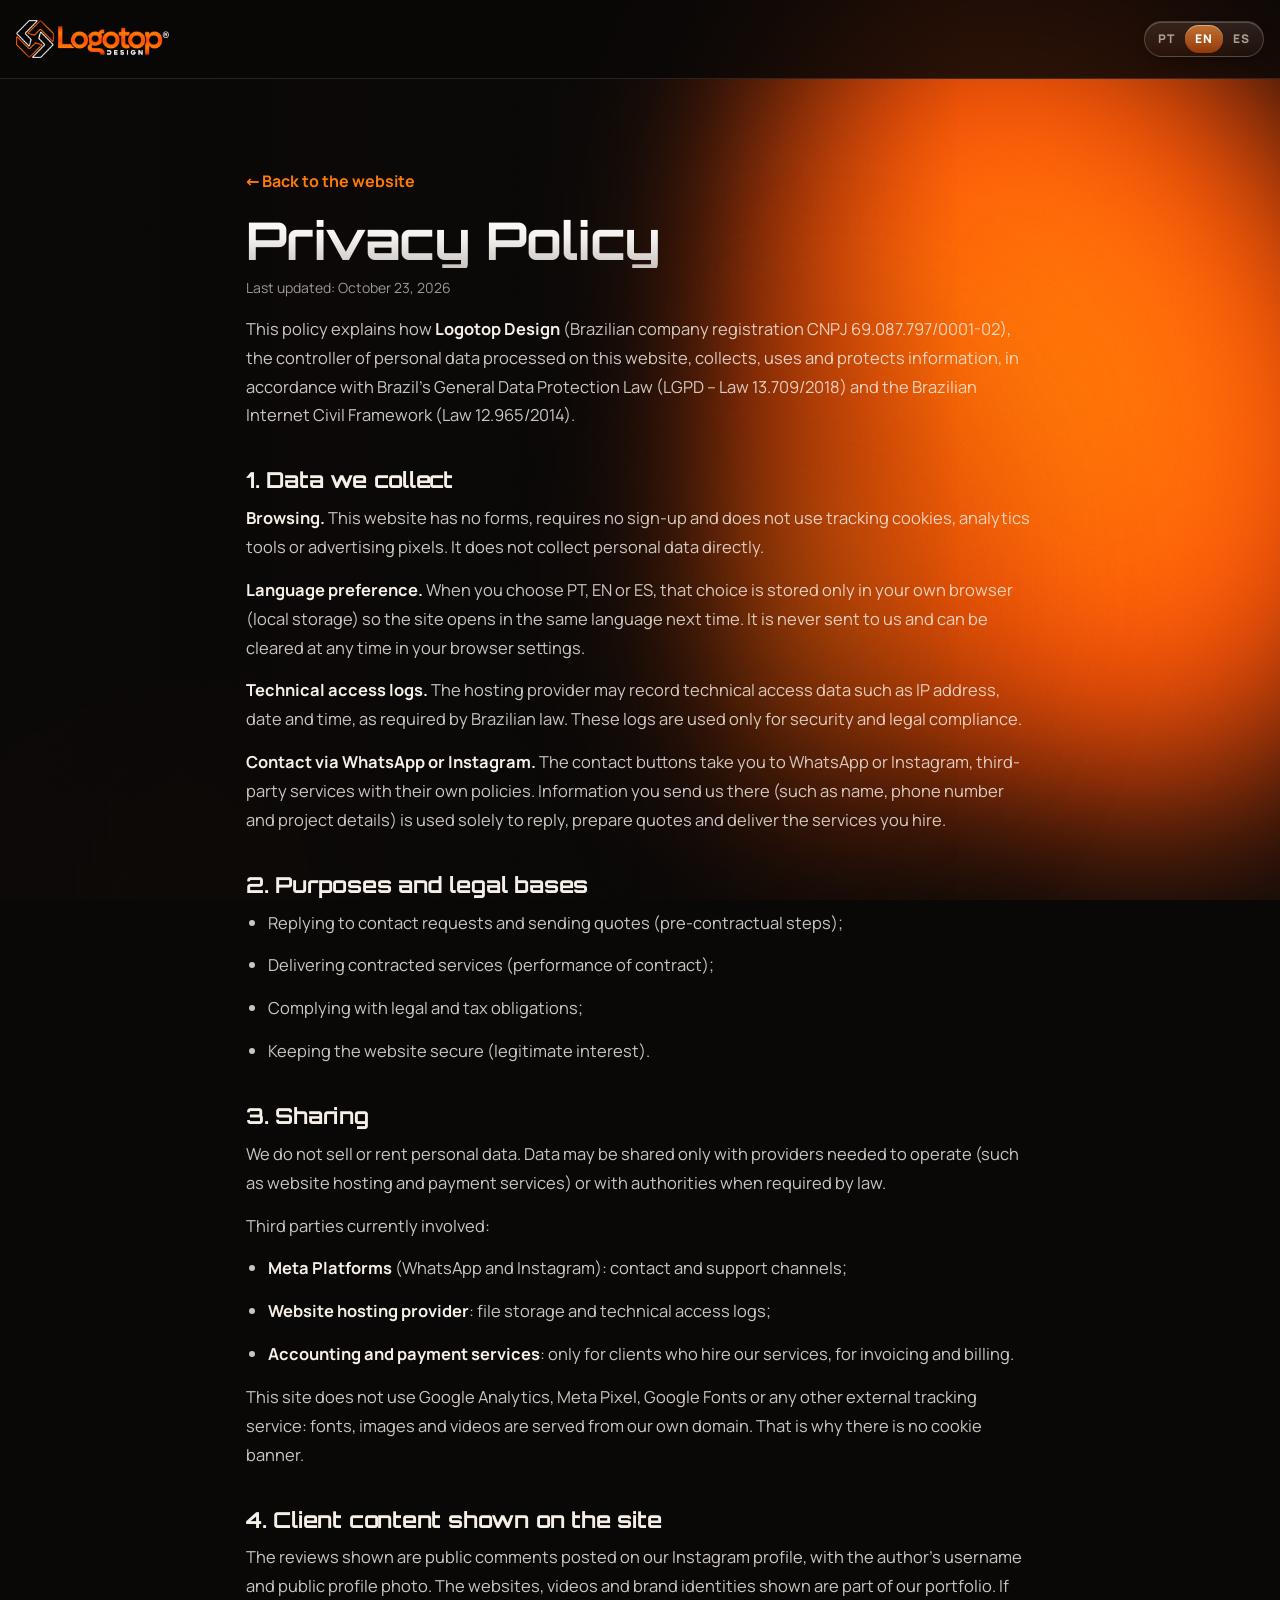
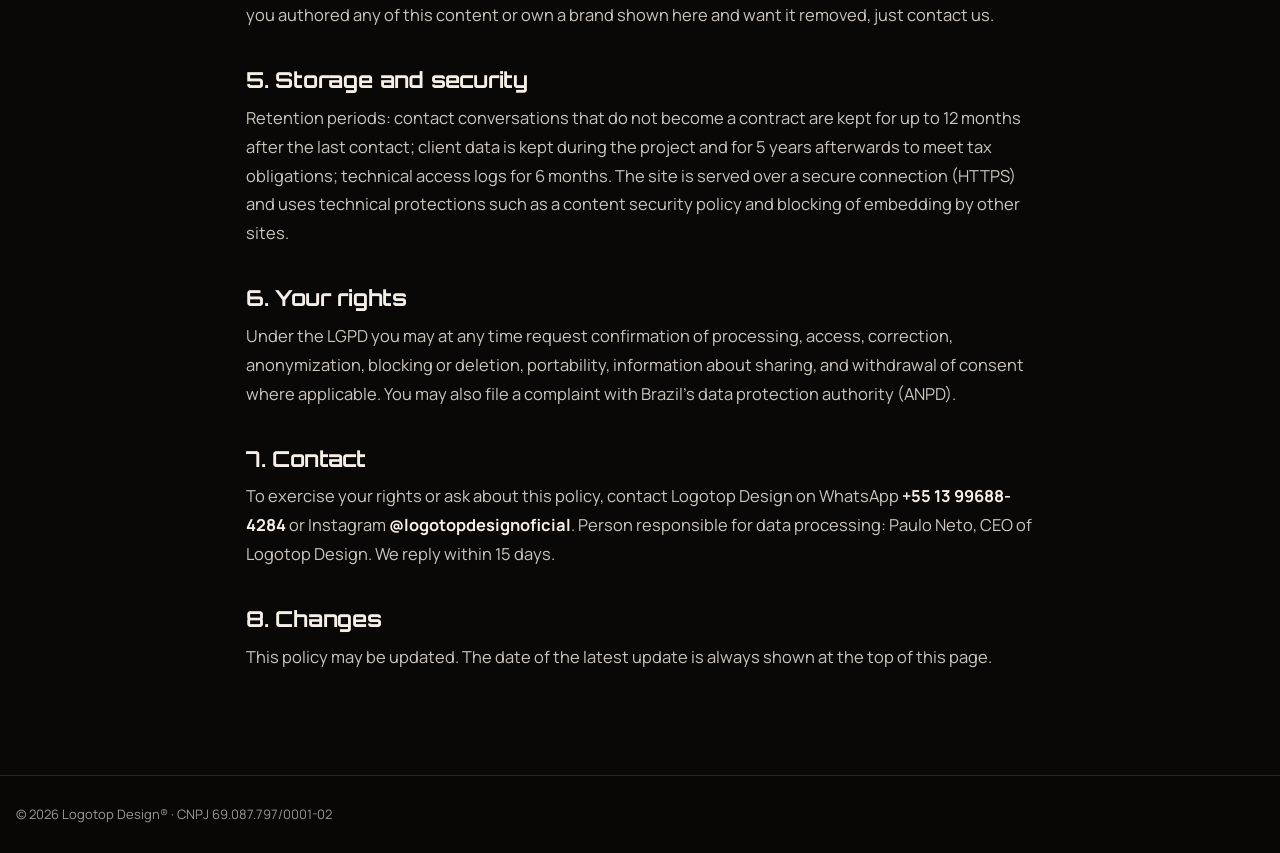
<file: politica-de-privacidade.html>
<!doctype html>
<html lang="pt-BR">
<head>
<meta charset="utf-8">
<meta name="viewport" content="width=device-width, initial-scale=1, viewport-fit=cover">
<meta http-equiv="Content-Security-Policy" content="default-src 'self'; script-src 'self'; style-src 'self'; img-src 'self' data:; media-src 'self'; font-src 'self'; connect-src 'self'; object-src 'none'; base-uri 'self'; form-action 'none'; manifest-src 'self'; upgrade-insecure-requests">
<meta name="referrer" content="strict-origin-when-cross-origin">
<title>Política de Privacidade | Logotop Design</title>
<meta name="description" content="Como a Logotop Design trata dados pessoais, conforme a LGPD.">
<meta name="theme-color" content="#0a0807">
<meta name="color-scheme" content="dark">
<link rel="icon" type="image/png" sizes="32x32" href="favicon-32.png">
<link rel="icon" type="image/png" sizes="192x192" href="favicon-192.png">
<link rel="apple-touch-icon" href="apple-touch-icon.png">
<link rel="manifest" href="site.webmanifest">
<meta property="og:type" content="website">
<meta property="og:locale" content="pt_BR">
<meta property="og:site_name" content="Logotop Design">
<meta property="og:title" content="Política de Privacidade | Logotop Design">
<meta property="og:description" content="Como a Logotop Design trata dados pessoais, conforme a LGPD.">
<meta property="og:image" content="og-image.jpg">
<meta name="twitter:card" content="summary_large_image">
<link rel="preload" href="assets/fonts/orbitron-latin-700-normal.woff2" as="font" type="font/woff2" crossorigin>
<link rel="stylesheet" href="assets/css/styles.css">
</head>
<body>
<div class="stage" aria-hidden="true"><div class="follow"><div class="blob b1"></div></div><div class="blob b2"></div><div class="blob b3"></div><div class="shade"></div><div class="grain"></div></div>
<header class="pp-top"><div class="wrap pp-nav"><a href="index.html" class="pp-brand"><img src="img/logo-h.png" alt="Logotop Design" width="162" height="40"></a>
<div class="lang" role="group" aria-label="Idioma / Language"><button type="button" data-l="pt" aria-pressed="true">PT</button><button type="button" data-l="en" aria-pressed="false">EN</button><button type="button" data-l="es" aria-pressed="false">ES</button></div></div></header>
<main class="wrap pp">
<article lang="pt-BR" data-l="pt">
<a class="pp-back" href="index.html">← Voltar ao site</a>
<h1>Política de Privacidade</h1>
<p class="pp-up">Última atualização: 23 de outubro de 2026</p>
<p>Esta política explica como a <strong>Logotop Design</strong> (CNPJ 69.087.797/0001-02), controladora dos dados pessoais tratados neste site, coleta, usa e protege informações, em conformidade com a Lei Geral de Proteção de Dados (Lei nº 13.709/2018 – LGPD) e o Marco Civil da Internet (Lei nº 12.965/2014).</p>
<h2>1. Dados que coletamos</h2>
<p><strong>Navegação no site.</strong> Este site não possui formulários, não exige cadastro e não utiliza cookies de rastreamento, ferramentas de análise ou pixels de publicidade. Ele não coleta dados pessoais diretamente.</p>
<p><strong>Preferência de idioma.</strong> Quando você escolhe PT, EN ou ES, essa escolha é guardada apenas no seu próprio navegador (armazenamento local), para que o site abra no mesmo idioma na próxima visita. Essa informação não é enviada para nós e pode ser apagada a qualquer momento nas configurações do navegador.</p>
<p><strong>Registros técnicos de acesso.</strong> O provedor de hospedagem pode registrar dados técnicos de acesso, como endereço IP, data e hora, conforme exigido pelo art. 15 do Marco Civil da Internet. Esses registros são usados apenas para segurança e cumprimento de obrigações legais.</p>
<p><strong>Contato pelo WhatsApp ou Instagram.</strong> Ao clicar nos botões de contato, você é direcionado ao WhatsApp ou ao Instagram, serviços de terceiros com políticas próprias. As informações que você nos enviar por lá (como nome, telefone e detalhes do seu projeto) são usadas exclusivamente para responder ao seu contato, elaborar orçamentos e prestar os serviços contratados.</p>
<h2>2. Finalidades e bases legais</h2>
<ul><li>Atender solicitações de contato e enviar orçamentos (procedimentos preliminares a contrato – art. 7º, V, LGPD);</li><li>Executar os serviços contratados (execução de contrato – art. 7º, V);</li><li>Cumprir obrigações legais e fiscais (art. 7º, II);</li><li>Manter a segurança do site (legítimo interesse – art. 7º, IX).</li></ul>
<h2>3. Compartilhamento</h2>
<p>Não vendemos nem alugamos dados pessoais. Os dados podem ser compartilhados apenas com prestadores necessários à operação (como hospedagem do site e meios de pagamento) ou com autoridades, quando exigido por lei.</p>
<p>Terceiros envolvidos atualmente:</p>
<ul><li><strong>Meta Platforms</strong> (WhatsApp e Instagram): canais de contato e atendimento;</li><li><strong>Provedor de hospedagem do site</strong>: armazenamento dos arquivos e registros técnicos de acesso;</li><li><strong>Contabilidade e meios de pagamento</strong>: somente para clientes que contratam serviços, para emissão de notas e cobrança.</li></ul>
<p>Este site não usa Google Analytics, Meta Pixel, Google Fonts nem qualquer outro serviço externo de rastreamento: fontes, imagens e vídeos são servidos pelo próprio domínio. Por isso não há banner de cookies.</p>
<h2>4. Conteúdo de clientes exibido no site</h2>
<p>As avaliações exibidas são comentários públicos feitos no nosso perfil do Instagram, com o nome de usuário e a foto pública do autor. Os sites, vídeos e identidades visuais exibidos fazem parte do nosso portfólio. Se você é autor de algum desses conteúdos ou titular de alguma marca exibida e deseja a remoção, basta nos solicitar pelos canais abaixo.</p>
<h2>5. Armazenamento e segurança</h2>
<p>Prazos de guarda: conversas de contato que não viram contrato são mantidas por até 12 meses após o último contato; dados de clientes são mantidos durante o projeto e por 5 anos após o término, para cumprimento de obrigações fiscais; registros técnicos de acesso, por 6 meses (Marco Civil da Internet). O site é servido por conexão segura (HTTPS) e adota medidas técnicas de proteção, como política de segurança de conteúdo e bloqueio de incorporação por outros sites.</p>
<h2>6. Seus direitos</h2>
<p>Conforme o art. 18 da LGPD, você pode solicitar a qualquer momento: confirmação da existência de tratamento, acesso aos dados, correção, anonimização, bloqueio ou eliminação, portabilidade, informação sobre compartilhamentos e revogação do consentimento, quando aplicável. Você também pode apresentar reclamação à Autoridade Nacional de Proteção de Dados (ANPD).</p>
<h2>7. Contato</h2>
<p>Para exercer seus direitos ou tirar dúvidas sobre esta política, fale com a Logotop Design pelo WhatsApp <strong>+55 13 99688-4284</strong> ou pelo Instagram <strong>@logotopdesignoficial</strong>. Responsável pelo tratamento de dados: Paulo Neto, CEO da Logotop Design. Responderemos em até 15 dias.</p>
<h2>8. Alterações</h2>
<p>Esta política pode ser atualizada. A data da última atualização estará sempre indicada no topo desta página.</p>
</article>
<article lang="en" data-l="en" hidden>
<a class="pp-back" href="index.html">← Back to the website</a>
<h1>Privacy Policy</h1>
<p class="pp-up">Last updated: October 23, 2026</p>
<p>This policy explains how <strong>Logotop Design</strong> (Brazilian company registration CNPJ 69.087.797/0001-02), the controller of personal data processed on this website, collects, uses and protects information, in accordance with Brazil's General Data Protection Law (LGPD – Law 13.709/2018) and the Brazilian Internet Civil Framework (Law 12.965/2014).</p>
<h2>1. Data we collect</h2>
<p><strong>Browsing.</strong> This website has no forms, requires no sign-up and does not use tracking cookies, analytics tools or advertising pixels. It does not collect personal data directly.</p>
<p><strong>Language preference.</strong> When you choose PT, EN or ES, that choice is stored only in your own browser (local storage) so the site opens in the same language next time. It is never sent to us and can be cleared at any time in your browser settings.</p>
<p><strong>Technical access logs.</strong> The hosting provider may record technical access data such as IP address, date and time, as required by Brazilian law. These logs are used only for security and legal compliance.</p>
<p><strong>Contact via WhatsApp or Instagram.</strong> The contact buttons take you to WhatsApp or Instagram, third-party services with their own policies. Information you send us there (such as name, phone number and project details) is used solely to reply, prepare quotes and deliver the services you hire.</p>
<h2>2. Purposes and legal bases</h2>
<ul><li>Replying to contact requests and sending quotes (pre-contractual steps);</li><li>Delivering contracted services (performance of contract);</li><li>Complying with legal and tax obligations;</li><li>Keeping the website secure (legitimate interest).</li></ul>
<h2>3. Sharing</h2>
<p>We do not sell or rent personal data. Data may be shared only with providers needed to operate (such as website hosting and payment services) or with authorities when required by law.</p>
<p>Third parties currently involved:</p>
<ul><li><strong>Meta Platforms</strong> (WhatsApp and Instagram): contact and support channels;</li><li><strong>Website hosting provider</strong>: file storage and technical access logs;</li><li><strong>Accounting and payment services</strong>: only for clients who hire our services, for invoicing and billing.</li></ul>
<p>This site does not use Google Analytics, Meta Pixel, Google Fonts or any other external tracking service: fonts, images and videos are served from our own domain. That is why there is no cookie banner.</p>
<h2>4. Client content shown on the site</h2>
<p>The reviews shown are public comments posted on our Instagram profile, with the author's username and public profile photo. The websites, videos and brand identities shown are part of our portfolio. If you authored any of this content or own a brand shown here and want it removed, just contact us.</p>
<h2>5. Storage and security</h2>
<p>Retention periods: contact conversations that do not become a contract are kept for up to 12 months after the last contact; client data is kept during the project and for 5 years afterwards to meet tax obligations; technical access logs for 6 months. The site is served over a secure connection (HTTPS) and uses technical protections such as a content security policy and blocking of embedding by other sites.</p>
<h2>6. Your rights</h2>
<p>Under the LGPD you may at any time request confirmation of processing, access, correction, anonymization, blocking or deletion, portability, information about sharing, and withdrawal of consent where applicable. You may also file a complaint with Brazil's data protection authority (ANPD).</p>
<h2>7. Contact</h2>
<p>To exercise your rights or ask about this policy, contact Logotop Design on WhatsApp <strong>+55 13 99688-4284</strong> or Instagram <strong>@logotopdesignoficial</strong>. Person responsible for data processing: Paulo Neto, CEO of Logotop Design. We reply within 15 days.</p>
<h2>8. Changes</h2>
<p>This policy may be updated. The date of the latest update is always shown at the top of this page.</p>
</article>
<article lang="es" data-l="es" hidden>
<a class="pp-back" href="index.html">← Volver al sitio</a>
<h1>Política de Privacidad</h1>
<p class="pp-up">Última actualización: 23 de octubre de 2026</p>
<p>Esta política explica cómo <strong>Logotop Design</strong> (CNPJ 69.087.797/0001-02), responsable de los datos personales tratados en este sitio, recopila, usa y protege la información, de acuerdo con la Ley General de Protección de Datos de Brasil (LGPD – Ley 13.709/2018) y el Marco Civil de Internet (Ley 12.965/2014).</p>
<h2>1. Datos que recopilamos</h2>
<p><strong>Navegación.</strong> Este sitio no tiene formularios, no exige registro y no utiliza cookies de seguimiento, herramientas de análisis ni píxeles publicitarios. No recopila datos personales directamente.</p>
<p><strong>Preferencia de idioma.</strong> Cuando eliges PT, EN o ES, esa elección se guarda solo en tu propio navegador (almacenamiento local) para que el sitio se abra en el mismo idioma la próxima vez. Nunca se nos envía y puedes borrarla en cualquier momento desde la configuración del navegador.</p>
<p><strong>Registros técnicos de acceso.</strong> El proveedor de alojamiento puede registrar datos técnicos de acceso, como dirección IP, fecha y hora, según lo exige la ley brasileña. Se usan solo para seguridad y cumplimiento legal.</p>
<p><strong>Contacto por WhatsApp o Instagram.</strong> Los botones de contacto te llevan a WhatsApp o Instagram, servicios de terceros con políticas propias. La información que nos envíes allí (como nombre, teléfono y detalles de tu proyecto) se usa únicamente para responder, preparar cotizaciones y prestar los servicios contratados.</p>
<h2>2. Finalidades y bases legales</h2>
<ul><li>Responder solicitudes de contacto y enviar cotizaciones (medidas precontractuales);</li><li>Prestar los servicios contratados (ejecución de contrato);</li><li>Cumplir obligaciones legales y fiscales;</li><li>Mantener la seguridad del sitio (interés legítimo).</li></ul>
<h2>3. Compartición</h2>
<p>No vendemos ni alquilamos datos personales. Solo pueden compartirse con proveedores necesarios para la operación (como alojamiento del sitio y medios de pago) o con autoridades cuando la ley lo exija.</p>
<p>Terceros involucrados actualmente:</p>
<ul><li><strong>Meta Platforms</strong> (WhatsApp e Instagram): canales de contacto y atención;</li><li><strong>Proveedor de alojamiento del sitio</strong>: almacenamiento de archivos y registros técnicos de acceso;</li><li><strong>Contabilidad y medios de pago</strong>: solo para clientes que contratan servicios, para facturación y cobro.</li></ul>
<p>Este sitio no usa Google Analytics, Meta Pixel, Google Fonts ni ningún otro servicio externo de seguimiento: fuentes, imágenes y videos se sirven desde nuestro propio dominio. Por eso no hay banner de cookies.</p>
<h2>4. Contenido de clientes en el sitio</h2>
<p>Las reseñas mostradas son comentarios públicos en nuestro perfil de Instagram, con el nombre de usuario y la foto pública del autor. Los sitios, videos e identidades visuales mostrados forman parte de nuestro portafolio. Si eres autor de algún contenido o titular de alguna marca y deseas su eliminación, solo tienes que pedírnoslo.</p>
<h2>5. Almacenamiento y seguridad</h2>
<p>Plazos de conservación: las conversaciones de contacto que no se convierten en contrato se guardan hasta 12 meses después del último contacto; los datos de clientes se guardan durante el proyecto y 5 años después para cumplir obligaciones fiscales; los registros técnicos de acceso, 6 meses. El sitio se sirve mediante conexión segura (HTTPS) y aplica medidas técnicas como una política de seguridad de contenido y el bloqueo de inserción en otros sitios.</p>
<h2>6. Tus derechos</h2>
<p>Según la LGPD, puedes solicitar en cualquier momento la confirmación del tratamiento, acceso, corrección, anonimización, bloqueo o eliminación, portabilidad, información sobre comparticiones y revocación del consentimiento cuando corresponda. También puedes presentar una reclamación ante la autoridad brasileña de protección de datos (ANPD).</p>
<h2>7. Contacto</h2>
<p>Para ejercer tus derechos o consultar sobre esta política, comunícate con Logotop Design por WhatsApp <strong>+55 13 99688-4284</strong> o Instagram <strong>@logotopdesignoficial</strong>. Responsable del tratamiento de datos: Paulo Neto, CEO de Logotop Design. Respondemos en un plazo de 15 días.</p>
<h2>8. Cambios</h2>
<p>Esta política puede actualizarse. La fecha de la última actualización siempre se indica al inicio de esta página.</p>
</article>
</main>
<footer class="pp-foot"><div class="wrap">© <span id="yr">2026</span> Logotop Design® · CNPJ 69.087.797/0001-02</div></footer>

<script src="assets/js/policy.js" defer></script>
</body>
</html>
</file>
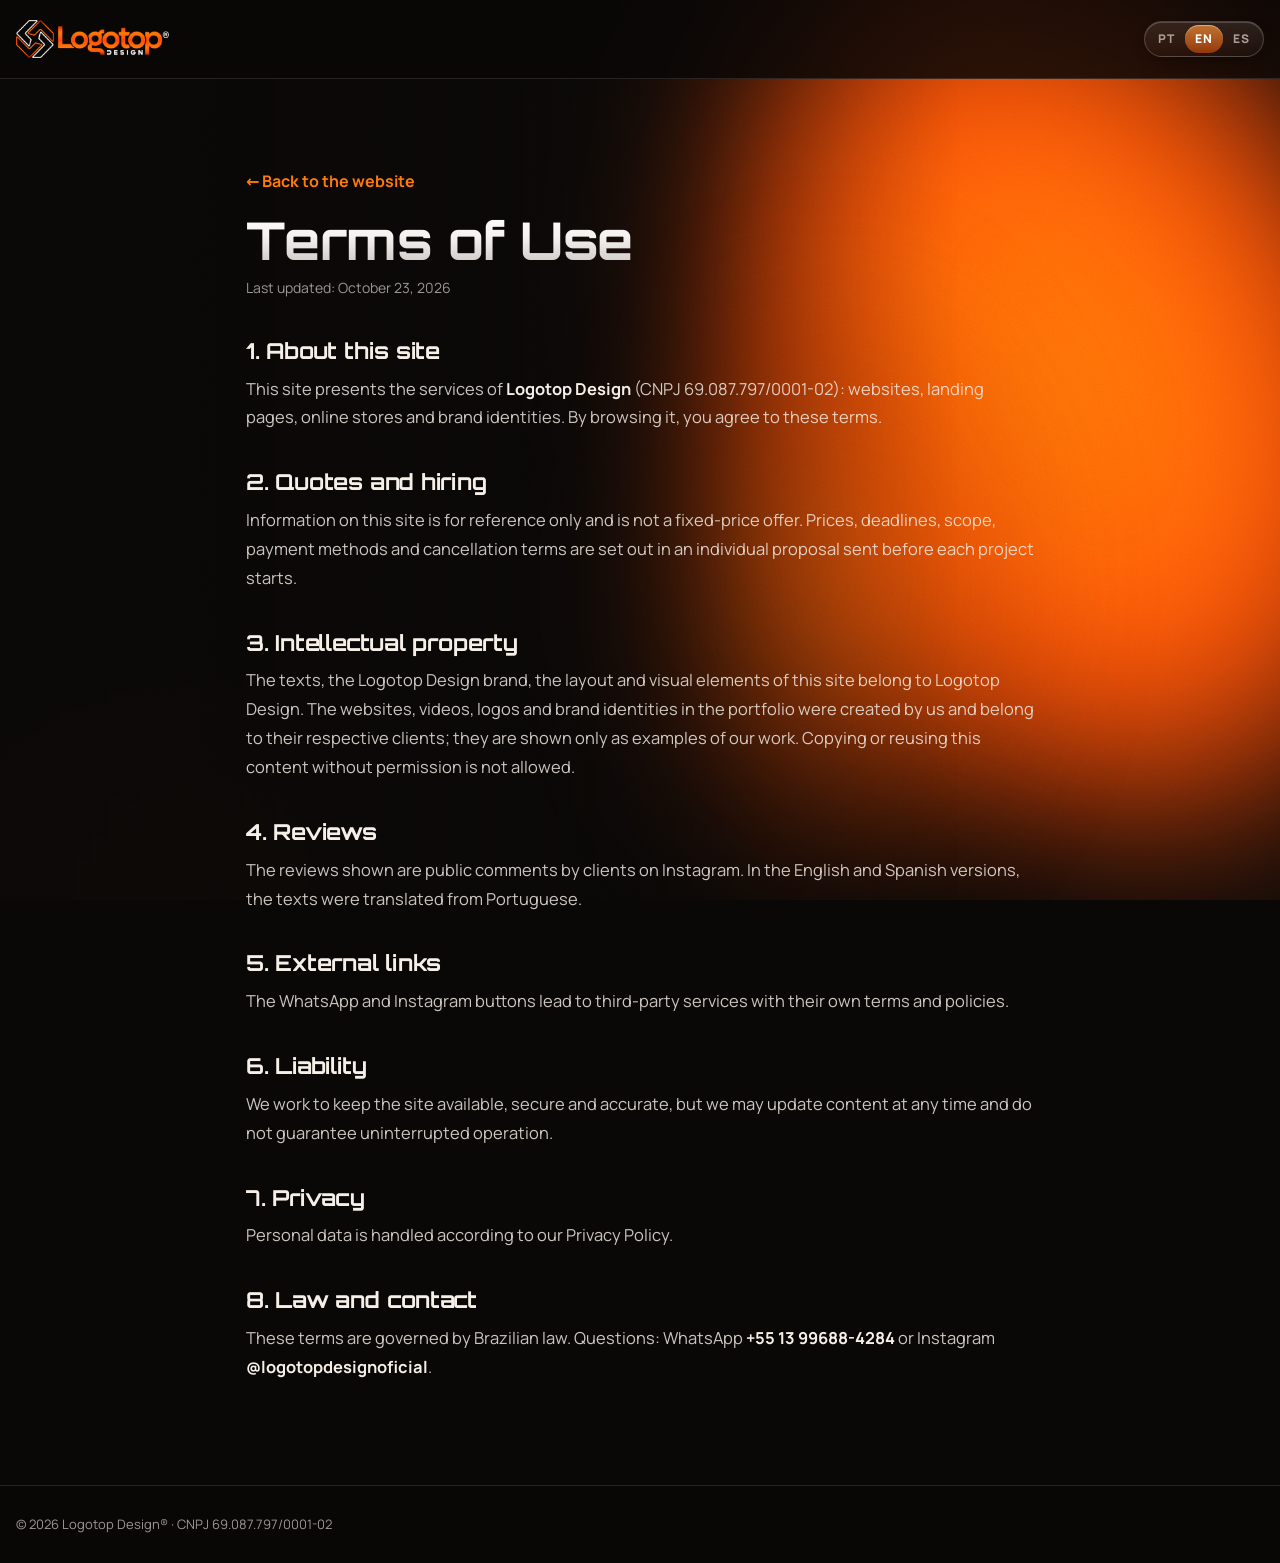
<file: termos-de-uso.html>
<!doctype html>
<html lang="pt-BR">
<head>
<meta charset="utf-8">
<meta name="viewport" content="width=device-width, initial-scale=1, viewport-fit=cover">
<meta http-equiv="Content-Security-Policy" content="default-src 'self'; script-src 'self'; style-src 'self'; img-src 'self' data:; media-src 'self'; font-src 'self'; connect-src 'self'; object-src 'none'; base-uri 'self'; form-action 'none'; manifest-src 'self'; upgrade-insecure-requests">
<meta name="referrer" content="strict-origin-when-cross-origin">
<title>Termos de Uso | Logotop Design</title>
<meta name="description" content="Termos de uso do site da Logotop Design.">
<meta name="theme-color" content="#0a0807">
<meta name="color-scheme" content="dark">
<link rel="icon" type="image/png" sizes="32x32" href="favicon-32.png">
<link rel="icon" type="image/png" sizes="192x192" href="favicon-192.png">
<link rel="apple-touch-icon" href="apple-touch-icon.png">
<link rel="manifest" href="site.webmanifest">
<meta property="og:type" content="website">
<meta property="og:locale" content="pt_BR">
<meta property="og:site_name" content="Logotop Design">
<meta property="og:title" content="Termos de Uso | Logotop Design">
<meta property="og:description" content="Termos de uso do site da Logotop Design.">
<meta property="og:image" content="og-image.jpg">
<meta name="twitter:card" content="summary_large_image">
<link rel="preload" href="assets/fonts/orbitron-latin-700-normal.woff2" as="font" type="font/woff2" crossorigin>
<link rel="stylesheet" href="assets/css/styles.css">
</head>
<body>
<div class="stage" aria-hidden="true"><div class="follow"><div class="blob b1"></div></div><div class="blob b2"></div><div class="blob b3"></div><div class="shade"></div><div class="grain"></div></div>
<header class="pp-top"><div class="wrap pp-nav"><a href="index.html" class="pp-brand"><img src="img/logo-h.png" alt="Logotop Design" width="162" height="40"></a>
<div class="lang" role="group" aria-label="Idioma / Language"><button type="button" data-l="pt" aria-pressed="true">PT</button><button type="button" data-l="en" aria-pressed="false">EN</button><button type="button" data-l="es" aria-pressed="false">ES</button></div></div></header>
<main class="wrap pp">
<article lang="pt-BR" data-l="pt">
<a class="pp-back" href="index.html">← Voltar ao site</a>
<h1>Termos de Uso</h1>
<p class="pp-up">Última atualização: 23 de outubro de 2026</p>
<h2>1. Sobre o site</h2>
<p>Este site apresenta os serviços da <strong>Logotop Design</strong> (CNPJ 69.087.797/0001-02): criação de sites, landing pages, lojas virtuais e identidades visuais. Ao navegar por ele, você concorda com estes termos.</p>
<h2>2. Orçamentos e contratação</h2>
<p>As informações do site têm caráter informativo e não constituem oferta com preço fixo. Valores, prazos, escopo, formas de pagamento e condições de cancelamento são definidos em proposta individual enviada antes do início de cada projeto.</p>
<h2>3. Propriedade intelectual</h2>
<p>Os textos, a marca Logotop Design, o layout e os elementos visuais deste site pertencem à Logotop Design. Os sites, vídeos, logotipos e identidades visuais exibidos no portfólio foram criados por nós e pertencem a seus respectivos clientes, sendo mostrados apenas como demonstração de trabalho. Não é permitido copiar ou reutilizar esse conteúdo sem autorização.</p>
<h2>4. Avaliações</h2>
<p>As avaliações exibidas são comentários públicos feitos por clientes no Instagram. Nas versões em inglês e espanhol, os textos foram traduzidos do português.</p>
<h2>5. Links externos</h2>
<p>Os botões de WhatsApp e Instagram levam a serviços de terceiros, que têm termos e políticas próprios.</p>
<h2>6. Responsabilidade</h2>
<p>Trabalhamos para manter o site disponível, seguro e com informações corretas, mas podemos atualizar conteúdos a qualquer momento e não garantimos funcionamento ininterrupto.</p>
<h2>7. Privacidade</h2>
<p>O tratamento de dados pessoais segue a nossa <a href="politica-de-privacidade.html">Política de Privacidade</a>.</p>
<h2>8. Legislação e contato</h2>
<p>Estes termos seguem a legislação brasileira. Dúvidas: WhatsApp <strong>+55 13 99688-4284</strong> ou Instagram <strong>@logotopdesignoficial</strong>.</p>
</article>
<article lang="en" data-l="en" hidden>
<a class="pp-back" href="index.html">← Back to the website</a>
<h1>Terms of Use</h1>
<p class="pp-up">Last updated: October 23, 2026</p>
<h2>1. About this site</h2>
<p>This site presents the services of <strong>Logotop Design</strong> (CNPJ 69.087.797/0001-02): websites, landing pages, online stores and brand identities. By browsing it, you agree to these terms.</p>
<h2>2. Quotes and hiring</h2>
<p>Information on this site is for reference only and is not a fixed-price offer. Prices, deadlines, scope, payment methods and cancellation terms are set out in an individual proposal sent before each project starts.</p>
<h2>3. Intellectual property</h2>
<p>The texts, the Logotop Design brand, the layout and visual elements of this site belong to Logotop Design. The websites, videos, logos and brand identities in the portfolio were created by us and belong to their respective clients; they are shown only as examples of our work. Copying or reusing this content without permission is not allowed.</p>
<h2>4. Reviews</h2>
<p>The reviews shown are public comments by clients on Instagram. In the English and Spanish versions, the texts were translated from Portuguese.</p>
<h2>5. External links</h2>
<p>The WhatsApp and Instagram buttons lead to third-party services with their own terms and policies.</p>
<h2>6. Liability</h2>
<p>We work to keep the site available, secure and accurate, but we may update content at any time and do not guarantee uninterrupted operation.</p>
<h2>7. Privacy</h2>
<p>Personal data is handled according to our <a href="politica-de-privacidade.html">Privacy Policy</a>.</p>
<h2>8. Law and contact</h2>
<p>These terms are governed by Brazilian law. Questions: WhatsApp <strong>+55 13 99688-4284</strong> or Instagram <strong>@logotopdesignoficial</strong>.</p>
</article>
<article lang="es" data-l="es" hidden>
<a class="pp-back" href="index.html">← Volver al sitio</a>
<h1>Términos de Uso</h1>
<p class="pp-up">Última actualización: 23 de octubre de 2026</p>
<h2>1. Sobre el sitio</h2>
<p>Este sitio presenta los servicios de <strong>Logotop Design</strong> (CNPJ 69.087.797/0001-02): sitios web, landing pages, tiendas online e identidades visuales. Al navegarlo, aceptas estos términos.</p>
<h2>2. Cotizaciones y contratación</h2>
<p>La información del sitio es solo informativa y no constituye una oferta con precio fijo. Precios, plazos, alcance, formas de pago y condiciones de cancelación se definen en una propuesta individual enviada antes de iniciar cada proyecto.</p>
<h2>3. Propiedad intelectual</h2>
<p>Los textos, la marca Logotop Design, el diseño y los elementos visuales de este sitio pertenecen a Logotop Design. Los sitios, videos, logotipos e identidades visuales del portafolio fueron creados por nosotros y pertenecen a sus respectivos clientes; se muestran solo como ejemplo de trabajo. No se permite copiarlos ni reutilizarlos sin autorización.</p>
<h2>4. Reseñas</h2>
<p>Las reseñas mostradas son comentarios públicos de clientes en Instagram. En las versiones en inglés y español, los textos fueron traducidos del portugués.</p>
<h2>5. Enlaces externos</h2>
<p>Los botones de WhatsApp e Instagram llevan a servicios de terceros con términos y políticas propios.</p>
<h2>6. Responsabilidad</h2>
<p>Trabajamos para mantener el sitio disponible, seguro y con información correcta, pero podemos actualizar contenidos en cualquier momento y no garantizamos un funcionamiento ininterrumpido.</p>
<h2>7. Privacidad</h2>
<p>El tratamiento de datos personales sigue nuestra <a href="politica-de-privacidade.html">Política de Privacidad</a>.</p>
<h2>8. Legislación y contacto</h2>
<p>Estos términos se rigen por la legislación brasileña. Dudas: WhatsApp <strong>+55 13 99688-4284</strong> o Instagram <strong>@logotopdesignoficial</strong>.</p>
</article>
</main>
<footer class="pp-foot"><div class="wrap">© <span id="yr">2026</span> Logotop Design® · CNPJ 69.087.797/0001-02</div></footer>

<script src="assets/js/policy.js" defer></script>
</body>
</html>
</file>
<file: assets/css/styles.css>
@font-face{font-family:"Manrope";font-style:normal;font-weight:400;font-display:swap;src:url("../fonts/manrope-latin-400-normal.woff2") format("woff2")}
@font-face{font-family:"Manrope";font-style:normal;font-weight:500;font-display:swap;src:url("../fonts/manrope-latin-500-normal.woff2") format("woff2")}
@font-face{font-family:"Manrope";font-style:normal;font-weight:600;font-display:swap;src:url("../fonts/manrope-latin-600-normal.woff2") format("woff2")}
@font-face{font-family:"Manrope";font-style:normal;font-weight:700;font-display:swap;src:url("../fonts/manrope-latin-700-normal.woff2") format("woff2")}
@font-face{font-family:"Manrope";font-style:normal;font-weight:800;font-display:swap;src:url("../fonts/manrope-latin-800-normal.woff2") format("woff2")}
@font-face{font-family:"Orbitron";font-style:normal;font-weight:400;font-display:swap;src:url("../fonts/orbitron-latin-400-normal.woff2") format("woff2")}
@font-face{font-family:"Orbitron";font-style:normal;font-weight:500;font-display:swap;src:url("../fonts/orbitron-latin-500-normal.woff2") format("woff2")}
@font-face{font-family:"Orbitron";font-style:normal;font-weight:600;font-display:swap;src:url("../fonts/orbitron-latin-600-normal.woff2") format("woff2")}
@font-face{font-family:"Orbitron";font-style:normal;font-weight:700;font-display:swap;src:url("../fonts/orbitron-latin-700-normal.woff2") format("woff2")}
@font-face{font-family:"Orbitron";font-style:normal;font-weight:800;font-display:swap;src:url("../fonts/orbitron-latin-800-normal.woff2") format("woff2")}

html{-webkit-text-size-adjust:100%;text-size-adjust:100%}
:root{padding-top:env(safe-area-inset-top,0px);padding-bottom:env(safe-area-inset-bottom,0px)}
body{margin:0}
img,video,svg{max-width:100%}
[hidden]{display:none!important}
.skip{position:absolute;left:12px;top:-60px;z-index:200;padding:12px 18px;border-radius:12px;background:#ff6a07;color:#140a03;font-weight:800;transition:top .2s}
.skip:focus{top:12px}

/* Layout: palco escuro com uma chama laranja desfocada fixa ao fundo; hero tipográfico gigante,
   vitrine de sites em carrossel com destaque central, seções em faixas largas. */
:root{
  --ink:#0a0807;          /* fundo: preto quente */
  --ink-2:#14100d;        /* superfícies */
  --line:rgba(255,236,220,.12);
  --paper:#f6efe8;        /* texto principal */
  --muted:rgba(246,239,232,.62);
  --flame:#ff7a07;        /* laranja do logo (claro) */
  --flame-mid:#ff4e07;    /* laranja do logo (médio) */
  --flame-deep:#bc3a04;   /* laranja do logo (escuro) */
  --amber:#ff7a07;
  --logo-grad:linear-gradient(180deg,#bc3a04 0%,#ff7a07 24%,#ff4e07 52%,#ff7507 84%,#c94a06 100%);
  --btn-grad:linear-gradient(180deg,#ff8a1a 0%,#ff6a07 45%,#ff4e07 75%,#d9480a 100%);
  --f-display:"Orbitron","Eurostile","Arial Black",system-ui,sans-serif;
  --f-body:"Manrope",system-ui,-apple-system,"Segoe UI",sans-serif;
  --gut:max(16px,env(safe-area-inset-left,0px));
  --gutR:max(16px,env(safe-area-inset-right,0px));
  --max:1280px;
  --ease-out:cubic-bezier(.23,1,.32,1);
  --ease-io:cubic-bezier(.77,0,.175,1);
  color-scheme:dark;
}
*{box-sizing:border-box}
html{scroll-behavior:smooth;background:var(--ink)}
body{background:var(--ink);color:var(--paper);font-family:var(--f-body);font-size:16px;line-height:1.6;overflow-x:hidden;-webkit-font-smoothing:antialiased}
body::before{content:"";position:fixed;inset:0 0 auto;height:env(safe-area-inset-top,0px);z-index:60;background:var(--ink)}
a{color:inherit;text-decoration:none}
main,footer{position:relative;z-index:1}
img,video{max-width:100%;display:block}
:focus-visible{outline:2px solid var(--amber);outline-offset:3px;border-radius:6px}
h1,h2,h3{font-family:var(--f-display);font-weight:700;text-wrap:balance;margin:0;letter-spacing:-.01em;line-height:1.08}
p{margin:0}
em.s{font-style:normal;font-weight:inherit;background:var(--logo-grad);-webkit-background-clip:text;background-clip:text;color:transparent;-webkit-text-fill-color:transparent;padding-bottom:.06em}
.wrap{max-width:var(--max);margin:0 auto;padding-left:var(--gut);padding-right:var(--gutR)}
.eyebrow{font-size:12px;letter-spacing:.22em;text-transform:uppercase;color:var(--muted);font-weight:600;display:flex;align-items:center;gap:12px}
.eyebrow::before{content:"";width:28px;height:1px;background:var(--flame)}

/* ---------- Fundo: chama desfocada + grão ---------- */
.stage{position:fixed;inset:0;z-index:0;overflow:hidden;pointer-events:none;background:var(--ink)}
.blob{position:absolute;border-radius:50%;filter:blur(70px);will-change:transform}
.b1{width:62vw;height:120vh;right:-14vw;top:-18vh;background:radial-gradient(closest-side,#ff7a07 0%,#ff6a07 34%,#ff4e07 60%,rgba(188,58,4,.6) 82%,transparent 100%);transform:rotate(-24deg);animation:drift1 24s ease-in-out infinite alternate}
.b2{width:34vw;height:70vh;right:18vw;top:30vh;background:radial-gradient(closest-side,rgba(255,110,7,.9) 0%,rgba(188,58,4,.6) 60%,transparent 100%);animation:drift2 30s ease-in-out infinite alternate;opacity:.8}
.b3{width:46vw;height:40vh;left:-18vw;bottom:-18vh;background:radial-gradient(closest-side,rgba(255,78,7,.5),transparent 100%);animation:drift1 40s ease-in-out infinite alternate-reverse;opacity:.55}
.shade{position:absolute;inset:0;background:linear-gradient(90deg,rgba(10,8,7,.97) 0%,rgba(10,8,7,.88) 30%,rgba(10,8,7,.25) 58%,rgba(10,8,7,0) 75%)}
.grain{position:absolute;inset:-50%;opacity:.16;mix-blend-mode:overlay;background-image:url("data:image/svg+xml,%3Csvg xmlns='http://www.w3.org/2000/svg' width='220' height='220'%3E%3Cfilter id='n'%3E%3CfeTurbulence type='fractalNoise' baseFrequency='.85' numOctaves='3' stitchTiles='stitch'/%3E%3C/filter%3E%3Crect width='100%25' height='100%25' filter='url(%23n)'/%3E%3C/svg%3E")}
@keyframes drift1{to{transform:rotate(-8deg) translate(-6vw,8vh) scale(1.06)}}
@keyframes drift2{to{transform:translate(-10vw,-12vh) scale(.88)}}

/* ---------- Header ---------- */
header{position:relative;z-index:50;transition:background .4s,border-color .4s;border-bottom:1px solid transparent}
header.solid{background:rgba(10,8,7,.78);backdrop-filter:blur(14px);-webkit-backdrop-filter:blur(14px);border-color:var(--line)}
.nav{display:flex;align-items:center;justify-content:space-between;gap:24px;height:78px}
.nav .brand img{height:40px;width:auto}
.nav ul{display:flex;gap:34px;list-style:none;margin:0;padding:0;font-size:13px;letter-spacing:.14em;text-transform:uppercase;font-weight:600}
.nav ul a{opacity:.8;transition:opacity .2s}

.btn{display:inline-flex;align-items:center;gap:10px;border-radius:999px;font-weight:800;font-size:15px;padding:15px 28px;cursor:pointer;position:relative;white-space:nowrap;transform:translateY(-2px);box-shadow:0 6px 16px -6px rgba(0,0,0,.55),0 2px 4px rgba(0,0,0,.25);transition:transform 220ms var(--ease-out),box-shadow 220ms var(--ease-out),color 200ms ease,border-color 200ms ease}
.btn:active{transform:translateY(0) scale(.97);box-shadow:0 2px 6px -2px rgba(0,0,0,.5);transition-duration:120ms}
.btn svg{width:18px;height:18px;flex:none}
.btn-fill{background:var(--btn-grad);color:#140a03;box-shadow:inset 0 1px 0 rgba(255,255,255,.35),0 8px 20px -8px rgba(255,78,7,.7),0 3px 6px rgba(0,0,0,.3)}

.btn-line{border:1px solid rgba(246,239,232,.55);color:var(--paper);background:rgba(10,8,7,.35);backdrop-filter:blur(6px)}

.nav .btn{padding:11px 20px;font-size:14px}
.menu-t{display:none;background:none;border:0;color:var(--paper);padding:8px;cursor:pointer}
.menu-t span{display:block;width:26px;height:2px;background:currentColor;margin:6px 0 6px auto}
.menu-t span:nth-child(2){width:18px}

/* ---------- Hero ---------- */
.hero{position:relative;padding-block:clamp(48px,9vw,120px) clamp(56px,8vw,110px)}
.hero .eyebrow{margin-bottom:28px}
.hero h1{font-size:clamp(64px,14vw,210px);font-weight:800;line-height:.9;letter-spacing:-.02em}
.hero h1 .l2{display:block;font-size:.27em;letter-spacing:0;line-height:1.15;font-weight:600;margin-top:.4em;max-width:18ch}
.hero .lead{margin-top:34px;max-width:52ch;font-size:clamp(17px,1.6vw,20px);color:rgba(246,239,232,.82)}
.hero .ctas{display:flex;flex-wrap:wrap;gap:14px;margin-top:40px}
.hero .side{position:absolute;right:var(--gutR);top:clamp(60px,10vw,140px);writing-mode:vertical-rl;font-family:var(--f-display);font-weight:500;font-size:13px;letter-spacing:.08em;line-height:1.5;opacity:.9}
.hero .corner{position:absolute;right:var(--gutR);bottom:clamp(56px,8vw,110px);text-align:right;font-family:var(--f-display);line-height:1}
.hero .corner small{display:block;font-size:14px;font-weight:500;letter-spacing:.06em;margin-bottom:6px}
.hero .corner b{font-weight:800;font-size:clamp(24px,3vw,40px);letter-spacing:0}

/* ---------- Números ---------- */
.stats{border-top:1px solid var(--line);border-bottom:1px solid var(--line);background:rgba(10,8,7,.55);backdrop-filter:blur(6px)}
.stats .wrap{display:grid;grid-template-columns:repeat(4,1fr)}
.stat{padding:34px 24px 30px;border-left:1px solid var(--line)}
.stat:first-child{border-left:0;padding-left:0}
.stat b{display:block;font-family:var(--f-display);font-weight:700;font-size:clamp(30px,3.8vw,52px);letter-spacing:0;line-height:1;font-variant-numeric:tabular-nums}
.stat b i{font-style:normal;color:var(--flame)}
.stat>span{display:block;margin-top:12px;font-size:13px;letter-spacing:.12em;text-transform:uppercase;color:var(--muted);font-weight:600}

/* ---------- Seção genérica ---------- */
section.block{padding-block:clamp(80px,11vw,150px)}
.head{display:grid;grid-template-columns:1.2fr 1fr;gap:40px;align-items:end;margin-bottom:clamp(40px,6vw,70px)}
.head h2{font-size:clamp(30px,4.6vw,64px)}
.head p{color:var(--muted);max-width:46ch;font-size:17px}
.head .eyebrow{margin-bottom:22px}

/* ---------- Carrossel de sites ---------- */
#sites,#tipos,#ecommerce{background:rgba(10,8,7,.8)}
.after-tipos{background:rgba(10,8,7,.8)}
#sobre{background:rgba(10,8,7,.82)}
.reel{position:relative}
.viewport{overflow:hidden;padding-block:10px 30px}
.track{display:flex;gap:0;transition:transform .9s cubic-bezier(.65,0,.2,1);will-change:transform}
.slide{flex:0 0 72%;padding:0 1.4%;transition:opacity .9s,transform .9s cubic-bezier(.65,0,.2,1),filter .9s;opacity:.28;transform:scale(.86);filter:saturate(.4) brightness(.7);cursor:pointer}
.slide.on{opacity:1;transform:none;filter:none;cursor:default}
.frame{border-radius:18px;overflow:hidden;background:#000;border:1px solid rgba(255,236,220,.16);box-shadow:0 40px 80px -30px rgba(0,0,0,.9)}
.slide.on .frame{box-shadow:0 0 0 1px rgba(255,110,7,.55),0 50px 120px -30px rgba(255,78,7,.45),0 40px 80px -30px rgba(0,0,0,.9)}
.bar{display:flex;align-items:center;gap:14px;padding:11px 16px;background:#16110e;border-bottom:1px solid rgba(255,236,220,.08)}
.dots{display:flex;gap:7px}.dots i{width:10px;height:10px;border-radius:50%;background:#3a302a}
.slide.on .dots i:nth-child(1){background:#ff5f57}.slide.on .dots i:nth-child(2){background:#febc2e}.slide.on .dots i:nth-child(3){background:#28c840}
.url{flex:1;min-width:0;font-size:12px;color:var(--muted);background:rgba(255,255,255,.05);border-radius:999px;padding:5px 14px;white-space:nowrap;overflow:hidden;text-overflow:ellipsis;max-width:380px;margin:0 auto}
.live{font-size:11px;letter-spacing:.16em;text-transform:uppercase;font-weight:700;color:var(--muted);display:flex;align-items:center;gap:7px}
.live::before{content:"";width:7px;height:7px;border-radius:50%;background:#555}
.slide.on .live{color:var(--flame)}
.slide.on .live::before{background:var(--flame);box-shadow:0 0 0 4px rgba(255,78,7,.25);animation:pulse 1.6s infinite}
@keyframes pulse{50%{box-shadow:0 0 0 7px rgba(255,78,7,0)}}
.screen{aspect-ratio:1364/596;background:#000;position:relative}
.screen video,.screen img{width:100%;height:100%;object-fit:cover}
.screen img{position:absolute;inset:0;transition:opacity .5s}
.slide.on.playing .screen img{opacity:0}
.caption{display:flex;justify-content:space-between;align-items:baseline;gap:20px;margin-top:22px;opacity:0;transform:translateY(10px);transition:.6s .3s}
.slide.on .caption{opacity:1;transform:none}
.caption h3{font-size:clamp(22px,2.6vw,34px)}
.caption p{color:var(--muted);font-size:15px;text-align:right}
.arrows{display:flex;justify-content:flex-end;gap:12px;margin-top:-6px}
.arr{width:56px;height:56px;border-radius:50%;border:1px solid rgba(246,239,232,.35);background:rgba(10,8,7,.55);backdrop-filter:blur(8px);color:var(--paper);display:grid;place-items:center;cursor:pointer;transition:.25s}
.arr{box-shadow:0 6px 16px -6px rgba(0,0,0,.6);transform:translateY(-2px)}

.arr:active{transform:none}
.arr svg{width:22px;height:22px}
.tabs{display:flex;gap:6px;margin-top:22px;overflow-x:auto;scrollbar-width:none;padding-bottom:4px}
.tabs::-webkit-scrollbar{display:none}
.tab{flex:1 0 110px;background:none;border:0;color:var(--muted);text-align:left;padding:12px 0 0;cursor:pointer;font:600 12px/1.3 var(--f-body);letter-spacing:.1em;text-transform:uppercase;position:relative;transition:color .3s}
.tab::before{content:"";position:absolute;top:0;left:0;right:0;height:2px;background:var(--line)}
.tab i{position:absolute;top:0;left:0;height:2px;width:0;background:var(--flame)}
.tab.on{color:var(--paper)}
.tab:hover{color:var(--paper)}

/* ---------- Tipos de site ---------- */
.types{display:grid;grid-template-columns:repeat(2,1fr);gap:18px}
.type{--mx:50%;--my:50%;position:relative;display:flex;flex-direction:column;gap:22px;padding:34px 34px 30px;border-radius:24px;border:1px solid var(--line);background:rgba(20,16,13,.62);backdrop-filter:blur(8px);overflow:hidden;cursor:pointer;color:inherit;
  box-shadow:0 10px 30px -18px rgba(0,0,0,.8);transform:translateY(0);transition:transform 280ms var(--ease-out),border-color 200ms ease,box-shadow 280ms var(--ease-out)}
.type:active{transform:translateY(-2px) scale(.985);transition-duration:120ms}
.type::before{content:"";position:absolute;inset:0;background:radial-gradient(420px circle at var(--mx) var(--my),rgba(255,78,7,.20),transparent 60%);opacity:0;transition:opacity .35s;pointer-events:none}
.type:focus-visible{transform:translateY(-6px);border-color:rgba(255,110,7,.55);box-shadow:0 30px 60px -28px rgba(255,78,7,.45),0 18px 36px -20px rgba(0,0,0,.9)}
.type:focus-visible::before{opacity:1}
.type .top{display:flex;justify-content:space-between;align-items:flex-start;gap:16px;position:relative}
.type .ic{width:60px;height:60px;border-radius:18px;border:1px solid rgba(255,110,7,.45);display:grid;place-items:center;color:var(--flame);background:rgba(255,78,7,.07);transition:transform 300ms var(--ease-out),box-shadow 300ms var(--ease-out),color 200ms ease}

.type .ic svg{width:26px;height:26px}
.type .num{font-family:var(--f-display);font-weight:700;font-size:13px;letter-spacing:.14em;color:var(--muted)}
.type .tag{font-size:11px;letter-spacing:.16em;text-transform:uppercase;font-weight:800;color:#140a03;background:var(--btn-grad);border-radius:999px;padding:6px 12px;box-shadow:0 6px 14px -6px rgba(255,78,7,.7)}
.type h3{font-size:clamp(22px,2.1vw,28px);position:relative}
.type p{color:var(--muted);max-width:46ch;position:relative;margin-top:-8px}
.type .ideal{font-size:13px;display:flex;gap:8px;flex-wrap:wrap;position:relative}
.type .ideal span{border:1px solid var(--line);border-radius:999px;padding:5px 12px;color:rgba(246,239,232,.78);transition:border-color .3s}

.type .go{margin-top:auto;padding-top:20px;border-top:1px solid var(--line);display:flex;justify-content:space-between;align-items:center;font-weight:700;font-size:14px;letter-spacing:.04em;position:relative}
.type .go i{width:42px;height:42px;border-radius:50%;border:1px solid rgba(246,239,232,.3);display:grid;place-items:center;transition:transform 300ms var(--ease-out),color 200ms ease,border-color 200ms ease}
.type .go i svg{width:18px;height:18px}



.inc{margin-top:clamp(50px,7vw,90px);display:grid;grid-template-columns:1fr 2fr;gap:40px;align-items:start}
.inc h3{font-size:clamp(24px,2.6vw,36px)}
.inc ul{list-style:none;margin:0;padding:0;display:grid;grid-template-columns:repeat(2,1fr);gap:0 40px}
.inc li{padding:16px 0;border-bottom:1px solid var(--line);display:flex;gap:14px;align-items:baseline;font-weight:500}
.inc li::before{content:"";flex:none;width:8px;height:8px;border-radius:2px;background:var(--flame);transform:rotate(45deg) translateY(-2px)}

/* ---------- Processo ---------- */
.flow{position:relative}
.flow .rail{position:absolute;left:0;right:0;top:27px;height:2px;background:var(--line);border-radius:2px}
.flow .rail i{position:absolute;left:0;top:0;bottom:0;width:100%;transform-origin:left;transform:scaleX(0);background:linear-gradient(90deg,#bc3a04,#ff7a07 60%,#ff4e07);border-radius:2px;transition:transform 700ms var(--ease-io);box-shadow:0 0 14px rgba(255,78,7,.6)}
.steps{display:grid;grid-template-columns:repeat(4,1fr);gap:22px;position:relative}
.step{background:none;border:0;color:inherit;text-align:left;font:inherit;padding:0;cursor:pointer;display:flex;flex-direction:column;align-items:flex-start}
.step .card{flex:1;width:100%;display:flex;flex-direction:column}
.step .card .del{margin-top:auto}
.step .card>p:not(.del){margin-bottom:18px}
.step .dot{width:56px;height:56px;border-radius:50%;display:grid;place-items:center;font-family:var(--f-display);font-weight:700;font-size:14px;letter-spacing:.06em;border:1px solid rgba(246,239,232,.22);background:var(--ink-2);color:var(--muted);transition:transform 300ms var(--ease-out),box-shadow 300ms var(--ease-out),color 200ms ease,border-color 200ms ease;box-shadow:0 8px 18px -10px rgba(0,0,0,.9)}
.step .card{margin-top:26px;padding:26px 24px 26px;border-radius:20px;border:1px solid var(--line);background:rgba(20,16,13,.6);backdrop-filter:blur(6px);transition:transform 400ms var(--ease-out),border-color 250ms ease,box-shadow 400ms var(--ease-out)}
.step h3{font-size:19px;margin-bottom:10px}
.step p{color:var(--muted);font-size:15px}
.step .del{margin-top:18px;padding-top:16px;border-top:1px solid var(--line);font-size:12px;letter-spacing:.12em;text-transform:uppercase;color:var(--muted);font-weight:700}
.step .del b{display:block;margin-top:6px;letter-spacing:0;text-transform:none;font-size:14px;color:var(--paper);font-weight:600}
.step.done .dot{border-color:rgba(255,110,7,.6);color:var(--flame)}
.step.on .dot{background:var(--btn-grad);color:#140a03;border-color:transparent;transform:scale(1.12);box-shadow:0 0 0 6px rgba(255,78,7,.15),0 12px 26px -8px rgba(255,78,7,.7)}
.step.on .card{transform:translateY(-6px);border-color:rgba(255,110,7,.5);background:linear-gradient(160deg,rgba(255,78,7,.12),rgba(20,16,13,.7) 60%);box-shadow:0 26px 50px -26px rgba(255,78,7,.45),0 16px 30px -18px rgba(0,0,0,.9)}
.step.on .del{color:var(--flame);border-color:rgba(255,110,7,.3)}

/* ---------- Identidade visual ---------- */
#identidade{background:rgba(10,8,7,.86)}
.idgrid{display:grid;grid-template-columns:repeat(3,1fr);gap:20px}
.idcard{position:relative;aspect-ratio:4/3;border-radius:20px;overflow:hidden;border:1px solid var(--line);background:var(--ink-2)}
.idcard img{width:100%;height:100%;object-fit:cover;transition:transform .8s cubic-bezier(.2,.7,.2,1)}

.idcard .meta{position:absolute;left:0;right:0;bottom:0;padding:20px 22px;background:linear-gradient(transparent,rgba(10,8,7,.92));display:flex;justify-content:space-between;align-items:end;gap:12px}
.idcard .meta h4{margin:0;font-family:var(--f-display);font-weight:700;font-size:18px}
.idcard .meta span{font-size:12px;color:var(--muted);letter-spacing:.1em;text-transform:uppercase}
.idcard.empty{display:grid;place-items:center;border-style:dashed;border-color:rgba(255,236,220,.18);background:repeating-linear-gradient(135deg,rgba(255,255,255,.015) 0 12px,transparent 12px 24px)}
.idcard.empty img{width:38%;height:auto;opacity:.12;filter:grayscale(1)}
.idcard.empty .meta{background:none}
.idcard.empty .meta h4{font-family:var(--f-body);font-weight:600;font-size:13px;letter-spacing:.14em;text-transform:uppercase;color:var(--muted)}

/* ---------- E-commerce ---------- */
.ecom{display:grid;grid-template-columns:1fr 1fr;gap:clamp(30px,6vw,90px);align-items:center}
.ecom .card{border-radius:26px;padding:clamp(28px,4vw,50px);background:linear-gradient(150deg,rgba(255,78,7,.22),rgba(188,58,4,.05) 55%,rgba(20,16,13,.7));border:1px solid rgba(255,110,7,.3)}
.ecom .card ol{list-style:none;margin:0;padding:0}
.ecom .card li{display:flex;justify-content:space-between;gap:16px;padding:16px 0;border-bottom:1px solid rgba(255,236,220,.12);font-weight:500}
.ecom .card li:last-child{border:0}
.ecom .card li span{color:var(--muted);font-weight:400;text-align:right}
.ecom h2{font-size:clamp(30px,3.8vw,54px);margin:22px 0 22px}
.ecom p{color:var(--muted);font-size:17px;max-width:46ch}
.ecom .btn{margin-top:30px}

/* ---------- Sobre ---------- */
.about{display:grid;grid-template-columns:1fr 1fr;column-gap:clamp(30px,5vw,72px);row-gap:clamp(30px,4vw,48px);align-items:end}
.about>.marcas,.about>.people{align-self:stretch;margin:0}
.about .txt p:last-child{margin-bottom:0}
.about .big{font-family:var(--f-display);font-weight:600;font-size:clamp(24px,2.8vw,38px);line-height:1.25;letter-spacing:0;text-wrap:balance}
.about .txt p{color:rgba(246,239,232,.78);font-size:17px;margin-bottom:18px;max-width:56ch}
.people{display:grid;grid-template-columns:1fr 1fr;gap:16px;margin-top:0}
.person{padding:24px;border:1px solid var(--line);border-radius:18px;background:rgba(20,16,13,.6)}
.person .av{width:52px;height:52px;border-radius:50%;display:grid;place-items:center;font-family:var(--f-display);font-weight:700;color:#140a03;background:var(--logo-grad);margin-bottom:18px}
.person h3{margin:0;font-family:var(--f-display);font-weight:700;font-size:16px}
.person span{color:var(--muted);font-size:14px}
.world{margin-top:clamp(60px,8vw,100px);border-top:1px solid var(--line);border-bottom:1px solid var(--line);overflow:hidden;padding-block:26px;-webkit-mask-image:linear-gradient(90deg,transparent,#000 10%,#000 90%,transparent);mask-image:linear-gradient(90deg,transparent,#000 10%,#000 90%,transparent)}
.marq{display:flex;gap:44px;width:max-content;animation:marq 60s linear infinite;font-family:var(--f-display);font-weight:600;font-size:clamp(18px,2.2vw,30px);letter-spacing:0;white-space:nowrap}
.marq span{display:flex;align-items:center;gap:16px}
.marq span img{width:1.5em;height:auto;aspect-ratio:4/3;border-radius:5px;box-shadow:0 0 0 1px rgba(255,255,255,.12),0 6px 14px -6px rgba(0,0,0,.7);flex:none}
.marq span::after{margin-left:28px}
.marq span::after{content:"";width:10px;height:10px;background:var(--flame);transform:rotate(45deg)}
@keyframes marq{to{transform:translateX(-50%)}}

.faq{display:grid;grid-template-columns:1fr 1.4fr;gap:clamp(30px,6vw,90px);align-items:start}
.faq h2{font-size:clamp(28px,3.6vw,48px);margin-top:22px}
.qs{border-top:1px solid var(--line)}
.qs details{border-bottom:1px solid var(--line)}
.qs summary{list-style:none;cursor:pointer;display:flex;justify-content:space-between;align-items:center;gap:20px;padding:24px 0;font-family:var(--f-display);font-weight:600;font-size:clamp(15px,1.4vw,18px);line-height:1.35}
.qs summary::-webkit-details-marker{display:none}
.qs summary i{flex:none;width:36px;height:36px;border-radius:50%;border:1px solid rgba(246,239,232,.25);display:grid;place-items:center;transition:transform 250ms var(--ease-out),border-color 200ms ease,color 200ms ease}
.qs summary i svg{width:16px;height:16px}
.qs details[open] summary i{transform:rotate(45deg);border-color:var(--flame);color:var(--flame)}
.qs details p{color:var(--muted);padding:0 52px 26px 0;max-width:60ch}
@media (max-width:1000px){.faq{grid-template-columns:1fr}}

/* ---------- CTA final ---------- */
.final{text-align:left;padding-block:clamp(90px,13vw,180px)}
.final h2{font-size:clamp(36px,7.4vw,112px);letter-spacing:-.01em;line-height:1}
.final .row{display:flex;flex-wrap:wrap;justify-content:space-between;align-items:end;gap:30px;margin-top:50px}
.final p{color:var(--muted);max-width:42ch;font-size:17px}
.final .btn{font-size:17px;padding:18px 32px}

footer{border-top:1px solid var(--line);background:rgba(10,8,7,.94);padding-block:50px calc(100px + env(safe-area-inset-bottom,0px))}
.foot{display:grid;grid-template-columns:1.4fr 1fr 1fr;gap:40px;align-items:start}
.foot img{height:46px;width:auto}
.foot p{color:var(--muted);font-size:14px;margin-top:16px;max-width:36ch}
.foot .fh{font-family:var(--f-body);font-weight:700;line-height:1.3;margin:0 0 14px;font-size:12px;letter-spacing:.18em;text-transform:uppercase;color:var(--muted)}
.foot ul{list-style:none;margin:0;padding:0;display:grid;gap:8px;font-weight:500}
.fbtns{display:grid;gap:10px}
.fbtn{display:flex;align-items:center;gap:14px;padding:12px 16px 12px 12px;border-radius:16px;border:1px solid var(--line);background:rgba(20,16,13,.7);font-weight:700;font-size:15px;box-shadow:0 6px 16px -8px rgba(0,0,0,.7);transform:translateY(-1px);transition:transform 200ms var(--ease-out),border-color 200ms ease,box-shadow 200ms var(--ease-out)}
.fbtn small{display:block;font-size:11px;letter-spacing:.14em;text-transform:uppercase;color:var(--muted);font-weight:700;margin-bottom:2px}
.fbtn>span:nth-child(2){flex:1;min-width:0;overflow-wrap:anywhere}
.fi{width:42px;height:42px;border-radius:12px;display:grid;place-items:center;flex:none;color:#fff}
.fi svg{width:20px;height:20px}
.fwa .fi{background:#25d366}
.fig .fi{background:linear-gradient(135deg,#feda75,#fa7e1e 30%,#d62976 60%,#962fbf 85%,#4f5bd5)}
.fbtn .ar{width:18px;height:18px;color:var(--muted);flex:none;transition:transform 200ms var(--ease-out),color 200ms ease}
.fbtn:active{transform:translateY(0) scale(.98)}
.fchips{display:flex;flex-wrap:wrap;gap:8px}
.fchip{padding:9px 14px;border-radius:999px;border:1px solid var(--line);background:rgba(20,16,13,.6);font-weight:600;font-size:14px;transition:transform 200ms var(--ease-out),border-color 200ms ease,color 200ms ease}
.fchip:active{transform:scale(.97)}
@media (hover:hover) and (pointer:fine){.fbtn:hover{transform:translateY(-3px);border-color:rgba(255,110,7,.5);box-shadow:0 14px 26px -12px rgba(255,78,7,.45)}.fbtn:hover .ar{color:var(--flame);transform:translate(2px,-2px)}.fchip:hover{border-color:var(--flame);color:var(--flame);transform:translateY(-2px)}}

.legal a.pp{text-decoration:underline;text-underline-offset:3px}
.legal a.pp:hover{color:var(--flame)}
.legal{margin-top:44px;padding-top:24px;border-top:1px solid var(--line);display:flex;flex-wrap:wrap;justify-content:space-between;gap:12px;color:var(--muted);font-size:13px;font-variant-numeric:tabular-nums}

.wa-float{position:fixed;right:calc(20px + env(safe-area-inset-right,0px));bottom:calc(20px + env(safe-area-inset-bottom,0px));z-index:70;width:60px;height:60px;border-radius:50%;background:#25d366;color:#fff;display:grid;place-items:center;box-shadow:0 14px 34px -8px rgba(37,211,102,.6);transition:transform .25s}

.wa-float svg{width:30px;height:30px}

@media (hover:hover) and (pointer:fine){
.btn:hover{transform:translateY(-2px)}
.type:hover{transform:translateY(-4px);border-color:rgba(255,110,7,.55);box-shadow:0 30px 60px -28px rgba(255,78,7,.45),0 18px 36px -20px rgba(0,0,0,.9)}
.type:hover::before{opacity:1}
.type:hover .ic{background:var(--btn-grad);color:#140a03;border-color:transparent;transform:scale(1.04);box-shadow:0 12px 24px -10px rgba(255,78,7,.8)}
.type:hover .ideal span{border-color:rgba(255,110,7,.35)}
.type:hover .go{color:var(--flame)}
.type:hover .go i{background:var(--btn-grad);border-color:transparent;color:#140a03;transform:translateX(3px)}
.btn-fill:hover{box-shadow:inset 0 1px 0 rgba(255,255,255,.4),0 16px 30px -10px rgba(255,78,7,.8),0 6px 12px rgba(0,0,0,.3)}
.btn-line:hover{border-color:var(--flame);color:var(--flame);box-shadow:0 14px 28px -12px rgba(0,0,0,.7)}
.arr:hover{background:var(--btn-grad);color:#140a03;border-color:var(--flame);transform:translateY(-3px)}
.wa-float:hover{transform:translateY(-2px)}
.idcard:hover img{transform:scale(1.05)}
.nav ul a:hover{opacity:1;color:var(--amber)}
}
/* revelação suave (o conteúdo já está visível em repouso) */
.rv{animation:rise 1s cubic-bezier(.2,.7,.2,1) both}
.rv.d1{animation-delay:.12s}.rv.d2{animation-delay:.24s}.rv.d3{animation-delay:.36s}
@keyframes rise{from{opacity:.001;transform:translateY(24px)}}


/* ---------- Imersão ---------- */
.follow{position:absolute;inset:0;will-change:transform}
.progress{position:fixed;left:0;right:0;top:env(safe-area-inset-top,0px);height:3px;z-index:80;pointer-events:none}
.progress i{display:block;height:100%;width:100%;transform-origin:left;transform:scaleX(0);background:linear-gradient(90deg,#bc3a04,#ff7a07 55%,#ff4e07)}
.hero{overflow:visible}
main{overflow-x:clip}
.mark{position:absolute;right:calc(var(--gutR) + 2vw);top:clamp(30px,6vw,90px);width:min(40vw,560px);pointer-events:none;perspective:900px;z-index:0}
.mark img{width:100%;height:auto;filter:drop-shadow(0 30px 60px rgba(0,0,0,.55));will-change:transform;animation:markIn 1.4s var(--ease-out) both}
@keyframes markIn{from{opacity:.001;transform:scale(.9) rotate(-20deg)}}
.hero>*:not(.mark){position:relative;z-index:1}
.hero .side,.hero .corner{position:absolute}
.cur{position:fixed;left:0;top:0;width:38px;height:38px;margin:-19px 0 0 -19px;border-radius:50%;border:1.5px solid rgba(255,122,7,.85);pointer-events:none;z-index:90;display:grid;place-items:center;opacity:0;transition:width 250ms var(--ease-out),height 250ms var(--ease-out),margin 250ms var(--ease-out),background-color 200ms ease,opacity 200ms ease,border-color 200ms ease}
.cur span{font:800 11px/1 var(--f-body);letter-spacing:.14em;text-transform:uppercase;color:#140a03;opacity:0;transition:opacity 150ms ease}
.cur.on{opacity:1}
.cur.link{width:64px;height:64px;margin:-32px 0 0 -32px;background:rgba(255,122,7,.12)}
.cur.watch{width:96px;height:96px;margin:-48px 0 0 -48px;background:var(--btn-grad);border-color:transparent}
.cur.watch span{opacity:1}
@media (hover:none),(pointer:coarse){.cur{display:none}}
.band{overflow:hidden;padding-block:clamp(26px,4vw,44px);border-bottom:1px solid var(--line);background:rgba(10,8,7,.6)}
.band-in{display:flex;width:max-content;gap:0;font-family:var(--f-display);font-weight:800;font-size:clamp(40px,7vw,110px);line-height:1;white-space:nowrap;will-change:transform}
.band-in span{display:flex;align-items:center;gap:.4em;padding-right:.4em}
.band-in span:nth-child(odd){color:transparent;-webkit-text-stroke:1.5px rgba(246,239,232,.55)}
.band-in span:nth-child(even){background:var(--logo-grad);-webkit-background-clip:text;background-clip:text;color:transparent}
.band-in span::after{content:"";width:.28em;height:.28em;background:var(--btn-grad);transform:rotate(45deg);flex:none;-webkit-text-stroke:0}
.r-pre{opacity:.001;transform:translateY(40px);clip-path:inset(0 0 30% 0)}
.r-in{transition:opacity 900ms var(--ease-out),transform 900ms var(--ease-out),clip-path 1000ms var(--ease-out);opacity:1;transform:none;clip-path:inset(0 0 -10% 0)}
@media (max-width:720px){.mark{width:58vw;right:0;top:10px;opacity:.35}}
@media (prefers-reduced-motion:reduce){.mark img{animation:none}.r-pre{opacity:1;transform:none;clip-path:none}}


/* ---------- Marcas (secundário) ---------- */
.brands{background:rgba(10,8,7,.86)}
.logos{display:grid;gap:clamp(26px,3vw,40px);overflow:hidden;-webkit-mask-image:linear-gradient(90deg,transparent,#000 6%,#000 94%,transparent);mask-image:linear-gradient(90deg,transparent,#000 6%,#000 94%,transparent)}
.lrow{display:flex;gap:14px;width:max-content;animation:lscroll 90s linear infinite}
.lrow.rev{animation-direction:reverse;animation-duration:110s}
.logos:hover .lrow,.logos:focus-within .lrow{animation-play-state:paused}
@keyframes lscroll{to{transform:translateX(-50%)}}
.lg{flex:none;width:clamp(150px,15vw,210px);aspect-ratio:1;border-radius:18px;overflow:hidden;border:1px solid var(--line);padding:0;background:var(--ink-2);cursor:zoom-in;position:relative;box-shadow:0 10px 24px -14px rgba(0,0,0,.9);transition:transform 250ms var(--ease-out),border-color 200ms ease,box-shadow 250ms var(--ease-out)}
.lg img{width:100%;height:100%;object-fit:cover;display:block}
.lg:active{transform:scale(.97)}
.brands-cta{margin-top:40px;display:flex}
.lb[hidden]{display:none!important}
.lb{position:fixed;inset:0;z-index:120;background:rgba(6,5,4,.88);backdrop-filter:blur(12px);display:grid;place-items:center;padding:max(16px,env(safe-area-inset-top,0px)) max(16px,env(safe-area-inset-right,0px)) max(16px,env(safe-area-inset-bottom,0px)) max(16px,env(safe-area-inset-left,0px))}
.lb figure{margin:0;display:grid;gap:14px;justify-items:center;animation:lbIn 260ms var(--ease-out)}
@keyframes lbIn{from{opacity:0;transform:scale(.96)}}
.lb img{width:min(78vw,78vh,640px);height:auto;border-radius:20px;box-shadow:0 40px 80px -30px rgba(0,0,0,.9)}
.lb figcaption{font-family:var(--f-display);font-weight:700;font-size:16px;text-align:center}
.lb figcaption span{display:block;font-family:var(--f-body);font-weight:500;font-size:13px;color:var(--muted);margin-top:4px}
.lb-x,.lb-n{position:absolute;width:52px;height:52px;border-radius:50%;border:1px solid rgba(246,239,232,.3);background:rgba(10,8,7,.6);color:var(--paper);display:grid;place-items:center;cursor:pointer;transition:transform 160ms var(--ease-out),border-color 200ms ease}
.lb-x svg,.lb-n svg{width:22px;height:22px}
.lb-x{top:calc(18px + env(safe-area-inset-top,0px));right:calc(18px + env(safe-area-inset-right,0px))}
.lb-p{left:calc(18px + env(safe-area-inset-left,0px));top:50%;margin-top:-26px}
.lb-nx{right:calc(18px + env(safe-area-inset-right,0px));top:50%;margin-top:-26px}
.lb-x:active,.lb-n:active{transform:scale(.94)}
@media (hover:hover) and (pointer:fine){.lg:hover{transform:translateY(-3px);border-color:rgba(255,110,7,.55);box-shadow:0 22px 40px -18px rgba(255,78,7,.45)}.lb-x:hover,.lb-n:hover{border-color:var(--flame)}}
@media (max-width:720px){.lb-n{top:auto;bottom:calc(18px + env(safe-area-inset-bottom,0px));margin:0}}
@media (prefers-reduced-motion:reduce){.lrow{animation:none}.logos{overflow-x:auto}}


/* ---------- Case identidade ---------- */
.case{background:rgba(10,8,7,.9)}
.ctabs{display:flex;gap:10px;flex-wrap:wrap;margin-bottom:26px}
.ctab{display:inline-flex;align-items:center;gap:10px;padding:12px 20px;border-radius:999px;border:1px solid var(--line);background:rgba(20,16,13,.6);color:var(--muted);font:700 14px/1 var(--f-body);cursor:pointer;transition:transform 160ms var(--ease-out),border-color 200ms ease,color 200ms ease}
.ctab i{width:14px;height:14px;border-radius:50%}
.ctab.on{color:var(--paper);border-color:rgba(255,110,7,.55);box-shadow:0 10px 22px -12px rgba(255,78,7,.6)}
.ctab:active{transform:scale(.97)}
.cgrid{display:grid;grid-template-columns:repeat(12,1fr);grid-auto-rows:clamp(150px,15vw,220px);gap:14px}
.cgrid figure{margin:0;position:relative;border-radius:18px;overflow:hidden;border:1px solid var(--line);background:var(--ink-2);cursor:zoom-in;animation:cIn 500ms var(--ease-out) both}
.cgrid figure:nth-child(2){animation-delay:50ms}.cgrid figure:nth-child(3){animation-delay:100ms}.cgrid figure:nth-child(4){animation-delay:150ms}.cgrid figure:nth-child(5){animation-delay:200ms}.cgrid figure:nth-child(6){animation-delay:250ms}.cgrid figure:nth-child(7){animation-delay:300ms}.cgrid figure:nth-child(8){animation-delay:350ms}
@keyframes cIn{from{opacity:0;transform:translateY(14px) scale(.98)}}
.cgrid img{width:100%;height:100%;object-fit:cover;transition:transform 700ms var(--ease-out)}
.cgrid figcaption{position:absolute;left:12px;bottom:12px;font-size:11px;letter-spacing:.14em;text-transform:uppercase;font-weight:700;background:rgba(10,8,7,.7);backdrop-filter:blur(6px);padding:6px 10px;border-radius:999px}
.cgrid .hero-l{grid-row:span 2;border-color:rgba(255,110,7,.5);box-shadow:0 30px 60px -30px rgba(255,78,7,.5)}
.cgrid .hero-l img{object-fit:cover}
.cgrid .more-n{position:absolute;inset:0;display:grid;place-items:center;background:rgba(10,8,7,.62);backdrop-filter:blur(3px);font:800 clamp(28px,3vw,42px)/1 var(--f-display);color:#fff;letter-spacing:.02em}
.cgrid .hero-l figcaption{background:var(--btn-grad);color:#140a03}
.cgrid figure{grid-column:span 3}
.cgrid .hero-l{grid-column:span 6}
.cgrid .x1{grid-column:span 12}.cgrid .x2{grid-column:span 6}.cgrid .x3{grid-column:span 4}
@media (hover:hover) and (pointer:fine){.cgrid figure:hover img{transform:scale(1.05)}.ctab:hover{color:var(--paper)}}
@media (max-width:720px){.cgrid{grid-template-columns:1fr 1fr;grid-auto-rows:42vw}.cgrid figure,.cgrid .x2{grid-column:span 1}.cgrid .hero-l,.cgrid .x1,.cgrid .x3.xf{grid-column:1/-1;grid-row:span 1}.cgrid .x3{grid-column:span 1}}
@media (prefers-reduced-motion:reduce){.cgrid figure{animation:none}}


/* ---------- Carrossel vertical ---------- */
.vsec{background:rgba(10,8,7,.8);padding-top:0}
.vview{overflow:hidden;padding-block:90px 100px;margin-block:-60px -70px}
.vtrack{position:relative;height:calc(var(--vw) * 16 / 9);--vw:clamp(170px,17vw,240px);--gap:clamp(20px,2vw,30px)}
.vs{position:absolute;left:50%;top:0;width:var(--vw);margin-left:calc(var(--vw) / -2);cursor:pointer;opacity:.4;filter:brightness(.6) saturate(.6);transform:translateX(calc(var(--o) * (var(--vw) + var(--gap)))) scale(.84);transition:transform 700ms var(--ease-io),opacity 500ms ease,filter 500ms ease}
.vs.far{opacity:0;pointer-events:none}
.vs.on{opacity:1;transform:translateX(0) scale(1.14);filter:none;cursor:default;z-index:2}
.vs.n1{opacity:.75;transform:translateX(calc(var(--o) * (var(--vw) + var(--gap)))) scale(.94);filter:brightness(.8)}
.phone{position:relative;aspect-ratio:9/16;border-radius:28px;overflow:hidden;background:#000;border:6px solid #1b1612;box-shadow:0 30px 60px -30px rgba(0,0,0,.9)}
.vs.on .phone{border-color:#2a201a;box-shadow:0 0 0 1px rgba(255,110,7,.6),0 40px 90px -30px rgba(255,78,7,.55),0 30px 60px -30px rgba(0,0,0,.9)}
.phone video,.phone img{position:absolute;inset:0;width:100%;height:100%;object-fit:cover}
.phone img{transition:opacity 400ms ease}
.vs.on.playing .phone img{opacity:0}
.vctl{display:flex;justify-content:space-between;align-items:center;gap:20px;margin-top:8px}
.vname{font-family:var(--f-display);font-weight:700;font-size:clamp(18px,2vw,26px);margin:0}
.vname span{display:block;font-family:var(--f-body);font-weight:500;font-size:14px;color:var(--muted);margin-top:4px}
.vbtns{display:flex;gap:12px}
.vdots{display:flex;gap:6px;justify-content:center;margin-top:24px;flex-wrap:wrap}
.vdots i{width:6px;height:6px;border-radius:3px;background:rgba(246,239,232,.25);transition:width 300ms var(--ease-out),background-color 300ms ease}
.vdots i.on{width:22px;background:var(--flame)}
@media (max-width:720px){.vtrack{--vw:50vw;--gap:2vw}.vs.on{transform:translateX(0) scale(1.06)}}
@media (prefers-reduced-motion:reduce){.vtrack,.vs{transition:none}}


/* ---------- Logotipos: motion espacial (apenas comportamento) ---------- */
.logos{perspective:1100px;perspective-origin:50% 40%;padding-block:22px;margin-block:-22px}
.lrow{transform-style:preserve-3d;will-change:transform,rotate,translate}
.lg{--rx:0deg;--ry:0deg;--gx:50%;--gy:50%;transform-style:preserve-3d;
  transform:perspective(700px) rotateX(var(--rx)) rotateY(var(--ry));
  transition:transform 450ms var(--ease-out),border-color 200ms ease,box-shadow 300ms var(--ease-out)}
@keyframes lfloat{0%{translate:0 calc(var(--fa,6px) * -1)}100%{translate:0 var(--fa,6px)}}
.lg img{transition:transform 600ms var(--ease-out)}
.lg::after{content:"";position:absolute;inset:0;border-radius:inherit;pointer-events:none;opacity:0;
  background:radial-gradient(260px circle at var(--gx) var(--gy),rgba(255,255,255,.22),rgba(255,140,40,.08) 35%,transparent 65%);
  mix-blend-mode:screen;transition:opacity 300ms ease}
.lg.tilt{transition:transform 120ms linear,border-color 200ms ease,box-shadow 300ms var(--ease-out)}
.lg.tilt::after{opacity:1}
.lg.tilt img{transform:translate(calc(var(--px,0) * -6px),calc(var(--py,0) * -6px)) scale(1.05)}
@media (hover:hover) and (pointer:fine){.lg:hover{transform:perspective(700px) rotateX(var(--rx)) rotateY(var(--ry)) translateZ(24px)}}
.lg:active{transform:perspective(700px) scale(.97)}
@media (prefers-reduced-motion:reduce){.lg{animation:none;transform:none}.lg::after{display:none}.lrow{rotate:none!important;translate:none!important;scale:none!important}}
.logos.lite .lg{animation:none}


/* ---------- Idiomas ---------- */
.lang{display:flex;padding:3px;border-radius:999px;border:1px solid var(--line);background:rgba(20,16,13,.7);box-shadow:0 6px 16px -8px rgba(0,0,0,.7)}
.lang button{border:0;background:none;color:var(--muted);font:800 12px/1 var(--f-body);letter-spacing:.08em;padding:8px 10px;border-radius:999px;cursor:pointer;transition:color 200ms ease,background-color 200ms ease,transform 160ms var(--ease-out)}
.lang button[aria-pressed="true"]{background:var(--btn-grad);color:#140a03}
.lang button:active{transform:scale(.95)}
@media (hover:hover) and (pointer:fine){.lang button:hover{color:var(--paper)}.lang button[aria-pressed="true"]:hover{color:#140a03}}
@media (max-width:420px){.lang button{padding:7px 7px;font-size:11px}.nav .brand img{height:32px}}


/* ---------- Títulos com gradiente branco → cinza claro ---------- */
:root{--title-grad:linear-gradient(180deg,#ffffff 0%,#f4f1ee 45%,#c9c4c0 100%)}
.hero h1,.head h2,.ecom h2,.faq h2,.final h2,.about .big,.stat b,.hero .corner b,.type h3,.inc h3,.caption h3,.vname,.step h3{
  background:var(--title-grad);-webkit-background-clip:text;background-clip:text;color:transparent;-webkit-text-fill-color:transparent}
.hero h1 .l2,.vname span{-webkit-text-fill-color:currentColor}
.vname span{color:var(--muted);background:none}
.hero h1 .l2{background:var(--title-grad);-webkit-background-clip:text;background-clip:text;-webkit-text-fill-color:transparent}
.stat b i{-webkit-text-fill-color:var(--flame)}


/* ---------- Equipe com fotos ---------- */
.person{margin:0;padding:0;overflow:hidden;display:flex;flex-direction:column}
.person .ph{aspect-ratio:4/5;overflow:hidden;position:relative}
@media (min-width:1001px){.about>.people .person{height:100%}.about>.people .ph{aspect-ratio:auto;flex:1;min-height:0}.about>.people{grid-auto-rows:1fr}}
.person .ph::after{content:"";position:absolute;inset:auto 0 0;height:40%;background:linear-gradient(transparent,rgba(10,8,7,.85))}
.person .ph img{width:100%;height:100%;object-fit:cover;transition:transform 700ms var(--ease-out)}
.person figcaption{padding:18px 20px 20px;margin-top:-56px;position:relative;z-index:1}
@media (hover:hover) and (pointer:fine){.person:hover .ph img{transform:scale(1.04)}}

/* ---------- Gadgets no topo ---------- */
.gadgets{position:absolute;right:max(0px,calc(var(--gutR) - 30px));top:clamp(10px,2vw,40px);width:min(46vw,640px);aspect-ratio:1050/1020;z-index:0;pointer-events:none;animation:gIn 1.2s var(--ease-out) both}
@keyframes gIn{from{opacity:0;transform:translateY(30px) scale(.97)}}
.gadgets .gwrap{position:absolute;inset:0;animation:gFloat 7s ease-in-out infinite alternate}
@keyframes gFloat{to{transform:translateY(-10px)}}
.gadgets>.gwrap>img{position:absolute;inset:0;width:100%;height:100%;z-index:2}
.gscr{position:absolute;left:0;top:0;transform-origin:0 0;background:#000;overflow:hidden;z-index:1}
.gscr video,.gscr img{width:100%;height:100%;object-fit:cover;display:block}
.gs-lap{width:1120px;height:728px}
.gs-ph{width:390px;height:844px;border-radius:52px}
.hero .lead{max-width:52ch}
.hero h1{max-width:none;font-size:clamp(56px,11vw,168px)}
.hero h1 .w1{display:inline-block;margin-left:-.07em;background:inherit;-webkit-background-clip:text;background-clip:text}
.hero h1 .l2{font-size:clamp(26px,3.75vw,56px);max-width:16ch}
html[lang=en] .hero h1{font-size:clamp(48px,7.6vw,114px)}
html[lang=es] .hero h1{font-size:clamp(54px,9.6vw,148px)}
@media (max-width:900px){
  .gadgets{position:relative;right:auto;top:auto;width:min(100%,520px);margin:34px auto 0;order:9}
  .hero .lead,.hero .ctas,.hero .eyebrow,.hero h1{max-width:none}
}
@media (prefers-reduced-motion:reduce){.gadgets,.gadgets .gwrap{animation:none}}
.hero>.gadgets{position:absolute;z-index:0}
@media (max-width:900px){.hero>.gadgets{position:relative}.hero>.corner{position:static;text-align:left;margin-top:40px}}


/* ---------- Topo centralizado ---------- */
.hero{display:flex;flex-direction:column;align-items:center;text-align:center;padding-block:clamp(40px,6vw,80px) clamp(56px,7vw,100px)}
.hero-logo{width:min(560px,78vw);height:auto;margin-bottom:clamp(28px,4vw,52px);filter:drop-shadow(0 18px 40px rgba(0,0,0,.45))}
.hero h1{margin-inline:auto}
.hero h1 .w1{margin-left:0}
.hero h1 .l2{margin-inline:auto;max-width:17ch;text-wrap:balance}
.hero::before{content:"";position:absolute;left:50%;top:50%;width:min(1100px,120vw);height:115%;transform:translate(-50%,-50%);background:radial-gradient(closest-side,rgba(10,8,7,.82),rgba(10,8,7,.55) 55%,transparent 100%);pointer-events:none;z-index:0}
.hero .lead{margin-inline:auto;max-width:56ch}
.hero .ctas{justify-content:center}


/* ---------- Topo distribuído (desktop) ---------- */
.hero-logo{width:min(380px,64vw)}
@media (min-width:901px){
  .hero{display:grid;grid-template-columns:1.1fr 1fr;grid-template-rows:auto auto auto;column-gap:clamp(40px,6vw,96px);row-gap:0;align-items:center;text-align:left}
  .hero-logo{grid-column:1/-1;justify-self:center;margin-bottom:clamp(40px,5vw,72px)}
  .hero h1{grid-column:1;grid-row:2/4;display:block;margin:0;align-self:center}
  .hero h1 .w1{display:block;line-height:.9}
  .hero h1 .l2{display:block;margin:.5em 0 0;text-align:left;font-size:clamp(26px,3vw,46px);max-width:17ch;line-height:1.15}
  .hero .lead,.hero .ctas{grid-column:2;margin:0;padding-left:clamp(24px,3vw,44px);border-left:1px solid rgba(255,110,7,.45)}
  .hero .lead{grid-row:2;align-self:end;max-width:none;text-align:left;font-size:clamp(16px,1.35vw,19px);padding-bottom:28px}
  .hero .ctas{grid-row:3;align-self:start;justify-content:flex-start;padding-top:0}
  .hero::before{width:130vw;height:130%}
}


/* ---------- Soluções: animações demonstrativas ---------- */
.type{display:grid;grid-template-columns:minmax(0,1fr) clamp(170px,32%,230px);column-gap:clamp(18px,2.5vw,30px);row-gap:18px;align-content:start}
.type>.top{grid-column:1/-1;grid-row:1}
.type>h3{grid-column:1;grid-row:2;align-self:end}
.type>p{grid-column:1;grid-row:3;margin-top:0}
.type>.ideal{grid-column:1;grid-row:4;align-self:start}
.type>.demo{grid-column:2;grid-row:2/5;align-self:center}
.type>.go{grid-column:1/-1;grid-row:5;margin-top:6px}
.demo{position:relative;pointer-events:none}
.scr{position:relative;aspect-ratio:4/3;border-radius:14px;border:1px solid rgba(255,110,7,.32);background:rgba(10,8,7,.72);overflow:hidden;box-shadow:inset 0 0 40px rgba(255,78,7,.07),0 14px 30px -18px rgba(0,0,0,.9)}
.scr>.bar{display:flex;gap:4px;padding:7px 9px;border-bottom:1px solid var(--line)}
.scr>.bar b{width:5px;height:5px;border-radius:50%;background:rgba(246,239,232,.22)}
.vp{position:absolute;inset:20px 0 0 0;overflow:hidden;padding:9px 11px}
.demo .ln{display:block;height:5px;border-radius:3px;background:rgba(246,239,232,.16);margin-top:6px}
.demo .w40{width:40%}.demo .w50{width:50%}.demo .w60{width:60%}.demo .w70{width:70%}.demo .w80{width:80%}.demo .w90{width:90%}
.demo .hb{display:block;height:30px;border-radius:6px;background:linear-gradient(120deg,rgba(255,78,7,.55),rgba(255,122,7,.12))}
.demo svg{display:block}
/* landing page */
.d-lp .pg{animation:lpScroll 6s var(--ease-io) infinite}
.d-lp .cta{position:absolute;left:11px;right:11px;bottom:9px;height:15px;border-radius:999px;background:var(--btn-grad);box-shadow:0 6px 14px -6px rgba(255,78,7,.8);animation:lpClick 6s infinite}
.d-lp .wa{position:absolute;right:11px;bottom:31px;width:24px;height:24px;border-radius:50%;background:#25d366;color:#fff;display:grid;place-items:center;transform-origin:100% 100%;animation:lpWa 6s var(--ease-out) infinite}
.d-lp .wa svg{width:13px;height:13px}
.d-lp .cur{position:absolute;width:15px;height:15px;left:50%;top:84%;opacity:0;animation:lpCur 6s var(--ease-out) infinite}
@keyframes lpScroll{0%,10%{transform:translateY(0)}38%,100%{transform:translateY(-34px)}}
@keyframes lpCur{0%,36%{left:80%;top:12%;opacity:0}42%{opacity:1}55%{left:50%;top:84%}57%{transform:scale(.8)}60%{transform:none}60%,84%{left:50%;top:84%;opacity:1}92%,100%{left:50%;top:84%;opacity:0}}
@keyframes lpClick{0%,55%{transform:none}57.5%{transform:scale(.9)}62%,100%{transform:none}}
@keyframes lpWa{0%,60%{opacity:0;transform:scale(.4)}67%{opacity:1;transform:scale(1.12)}71%,88%{opacity:1;transform:none}95%,100%{opacity:0;transform:scale(.7)}}
/* institucional */
.d-inst .nv{display:flex;align-items:center;gap:5px;margin-bottom:7px}
.d-inst .nv i{width:12px;height:12px;border-radius:4px;background:var(--btn-grad);margin-right:auto}
.d-inst .nv span{width:14%;height:4px;border-radius:2px;background:rgba(246,239,232,.2)}
.d-inst .hb{height:24px}
.d-inst .cards{display:grid;grid-template-columns:repeat(3,1fr);gap:6px;margin-top:7px}
.d-inst .cards i{height:24px;border-radius:5px;border:1px solid rgba(255,110,7,.4);background:linear-gradient(rgba(255,78,7,.25) 0 4px,transparent 4px);animation:inCard 6s var(--ease-out) infinite}
.d-inst .cards i:nth-child(2){animation-delay:.18s}.d-inst .cards i:nth-child(3){animation-delay:.36s}
.d-inst .stars{display:flex;gap:2px;margin-top:8px;color:#ff7a07}
.d-inst .stars svg{width:11px;height:11px;animation:inStar 6s infinite}
.d-inst .stars svg:nth-child(2){animation-delay:.15s}.d-inst .stars svg:nth-child(3){animation-delay:.3s}.d-inst .stars svg:nth-child(4){animation-delay:.45s}.d-inst .stars svg:nth-child(5){animation-delay:.6s}
.d-inst .pin{position:absolute;right:12px;bottom:9px;color:#ff7a07;animation:inPin 6s var(--ease-out) infinite}
.d-inst .pin svg{width:18px;height:18px;filter:drop-shadow(0 4px 6px rgba(255,78,7,.5))}
@keyframes inCard{0%,10%{opacity:0;transform:translateY(8px) scale(.92)}22%,90%{opacity:1;transform:none}100%{opacity:0}}
@keyframes inStar{0%,34%{color:rgba(246,239,232,.18);transform:none}40%{color:#ff7a07;transform:scale(1.3)}46%,90%{color:#ff7a07;transform:none}100%{color:rgba(246,239,232,.18)}}
@keyframes inPin{0%,56%{opacity:0;transform:translateY(-14px)}63%{opacity:1;transform:none}67%{transform:translateY(-4px)}71%,90%{opacity:1;transform:none}100%{opacity:0}}
/* catálogo */
.d-cat .grid{display:grid;grid-template-columns:repeat(3,1fr);gap:6px}
.d-cat .grid i{display:flex;flex-direction:column;align-items:center;gap:4px;padding:6px 0 5px;border-radius:6px;border:1px solid var(--line);background:rgba(20,16,13,.8);animation:catHl 6s infinite}
.d-cat .grid b{width:11px;height:18px;border-radius:3px;border:1.5px solid rgba(246,239,232,.45)}
.d-cat .grid s{width:60%;height:4px;border-radius:2px;background:rgba(255,122,7,.6)}
.d-cat .grid i:nth-child(2){animation-delay:.45s}.d-cat .grid i:nth-child(3){animation-delay:.9s}.d-cat .grid i:nth-child(4){animation-delay:1.35s}.d-cat .grid i:nth-child(5){animation-delay:1.8s}.d-cat .grid i:nth-child(6){animation-delay:2.25s}
.d-cat .pill{position:absolute;left:50%;bottom:9px;translate:-50% 0;display:flex;align-items:center;gap:6px;padding:4px 10px 4px 6px;border-radius:999px;background:#25d366;color:#fff;animation:catPill 6s var(--ease-out) infinite}
.d-cat .pill svg{width:11px;height:11px}.d-cat .pill s{width:34px;height:4px;border-radius:2px;background:rgba(255,255,255,.85)}
@keyframes catHl{0%,3%{border-color:rgba(255,236,220,.12);transform:none;box-shadow:none}7%,13%{border-color:#ff7a07;transform:translateY(-2px);box-shadow:0 8px 14px -8px rgba(255,78,7,.8)}18%,100%{border-color:rgba(255,236,220,.12);transform:none;box-shadow:none}}
@keyframes catPill{0%,56%{opacity:0;transform:translateY(8px)}63%{opacity:1;transform:scale(1.06)}67%,90%{opacity:1;transform:none}100%{opacity:0}}
/* loja virtual */
.d-shop .prod{position:absolute;left:11px;top:9px;width:44%;padding:6px;border-radius:7px;border:1px solid var(--line);background:rgba(20,16,13,.8)}
.d-shop .prod b{display:block;height:30px;border-radius:5px;background:linear-gradient(135deg,rgba(255,78,7,.4),rgba(255,122,7,.1))}
.d-shop .prod s{display:block;height:4px;border-radius:2px;background:rgba(246,239,232,.2);margin-top:5px}
.d-shop .prod em{position:absolute;right:-6px;bottom:-6px;width:16px;height:16px;border-radius:50%;background:var(--btn-grad);color:#140a03;font:800 12px/16px var(--f-body);text-align:center;font-style:normal;animation:shTap 6s infinite}
.d-shop .r1{position:absolute;left:58%;top:42px;width:30%}.d-shop .r2{position:absolute;left:58%;top:52px;width:20%}
.d-shop .cart{position:absolute;right:11px;top:9px;color:var(--paper)}
.d-shop .cart svg{width:20px;height:20px}
.d-shop .cart i{position:absolute;right:-6px;top:-5px;width:13px;height:13px;border-radius:50%;background:var(--btn-grad);color:#140a03;font:800 9px/13px var(--f-body);text-align:center;font-style:normal}
.d-shop .n1{animation:shN1 6s infinite}.d-shop .n2{animation:shN2 6s infinite}
.d-shop .fly{position:absolute;width:8px;height:8px;border-radius:50%;background:#ff7a07;box-shadow:0 0 10px rgba(255,122,7,.9);opacity:0;animation:shFly 6s var(--ease-io) infinite}
.d-shop .f2{animation-delay:1.5s}
.d-shop .pay{position:absolute;left:11px;right:38px;bottom:12px;height:8px;border-radius:4px;background:rgba(246,239,232,.12);overflow:hidden}
.d-shop .pay i{position:absolute;inset:0;background:var(--btn-grad);transform-origin:left;animation:shPay 6s var(--ease-io) infinite}
.d-shop .ok{position:absolute;right:11px;bottom:6px;width:20px;height:20px;border-radius:50%;background:var(--btn-grad);color:#140a03;display:grid;place-items:center;animation:shOk 6s var(--ease-out) infinite}
.d-shop .ok svg{width:11px;height:11px}
@keyframes shTap{0%,8%,30%,33%{transform:none}10%,32%{transform:scale(.8)}}
@keyframes shFly{0%,10%{left:47%;top:58%;opacity:0}12%{opacity:1}28%{left:88%;top:8%;opacity:1}30%,100%{left:88%;top:8%;opacity:0}}
@keyframes shN1{0%,29%{opacity:0;transform:scale(.4)}32%,54%{opacity:1;transform:none}55%,100%{opacity:0}}
@keyframes shN2{0%,54%{opacity:0;transform:scale(.4)}57%{opacity:1;transform:scale(1.25)}60%,92%{opacity:1;transform:none}100%{opacity:0}}
@keyframes shPay{0%,58%{transform:scaleX(0)}76%,92%{transform:scaleX(1)}100%{transform:scaleX(0)}}
@keyframes shOk{0%,76%{opacity:0;transform:scale(.5)}81%{opacity:1;transform:scale(1.15)}85%,92%{opacity:1;transform:none}100%{opacity:0}}
.types:not(.play) .demo *{animation-play-state:paused!important}
@media (max-width:720px){
  .type{grid-template-columns:1fr}
  .type>*{grid-column:1!important;grid-row:auto!important}
  .scr{aspect-ratio:16/10}
}
@media (prefers-reduced-motion:reduce){.demo *{animation:none!important}.d-lp .wa,.d-cat .pill,.d-shop .ok{opacity:1}.d-shop .n1{opacity:0}}


/* ---------- Grade de marcas ---------- */
.marcas{position:relative;margin-top:0;align-self:stretch;display:block;background:none;border-radius:16px;overflow:hidden;border:1px solid var(--line);box-shadow:0 24px 50px -30px rgba(0,0,0,.9)}
.marcas img{width:100%;height:auto;display:block}


/* ---------- Avaliações ---------- */
.rv-car{--w:min(440px,78vw);position:relative;overflow:hidden;-webkit-mask-image:linear-gradient(90deg,transparent,#000 8%,#000 92%,transparent);mask-image:linear-gradient(90deg,transparent,#000 8%,#000 92%,transparent);padding-block:20px 10px;margin-inline:calc(-1 * max(16px,env(safe-area-inset-left,0px)))}
.rv-track{position:relative;height:var(--h,320px);transition:height 300ms var(--ease-out)}
.rv-track>.rv-card{position:absolute;left:50%;top:50%;width:var(--w);margin-left:calc(var(--w) / -2);
  transform:translate(calc(var(--o,0) * var(--w) * .82),-50%) scale(.84);opacity:.35;filter:saturate(.6) brightness(.75);z-index:1;cursor:pointer;
  transition:transform 700ms var(--ease-io),opacity 500ms ease,filter 500ms ease,box-shadow 500ms ease,border-color 500ms ease}
.rv-track>.rv-card.n1{opacity:.6;filter:saturate(.8) brightness(.85);z-index:2}
.rv-track>.rv-card.on{transform:translate(0,-50%) scale(1);opacity:1;filter:none;z-index:3;cursor:default;border-color:rgba(255,110,7,.55);
  box-shadow:0 0 0 1px rgba(255,110,7,.35),0 34px 70px -30px rgba(255,78,7,.5),0 20px 40px -24px rgba(0,0,0,.9)}
.rv-track>.rv-card.far{opacity:0;pointer-events:none}
.rv-ctl{display:flex;justify-content:space-between;align-items:center;gap:20px;margin-top:22px;flex-wrap:wrap}
.rv-dots{display:flex;gap:6px;flex-wrap:wrap}
.rv-dots i{width:6px;height:6px;border-radius:3px;background:rgba(246,239,232,.25);transition:width 300ms var(--ease-out),background-color 300ms ease}
.rv-dots i.on{width:22px;background:var(--flame)}
.rv-btns{display:flex;gap:12px;align-items:center}
.rv-ig .igb{width:18px;height:18px}
@media (max-width:640px){.rv-car{--w:80vw}.rv-track>.rv-card{transform:translate(calc(var(--o,0) * var(--w) * .9),-50%) scale(.86)}.rv-track>.rv-card.on{transform:translate(0,-50%) scale(1)}.rv-ig{display:none}.rv-ctl{justify-content:center}}
@media (hover:hover) and (pointer:fine){.rv-track>.rv-card:not(.on):hover{transform:translate(calc(var(--o,0) * var(--w) * .82),-50%) scale(.86);opacity:.8}}
@media (prefers-reduced-motion:reduce){.rv-track>.rv-card{transition:none}}

.reviews{background:rgba(10,8,7,.86)}
.rv-card{margin:0;display:flex;flex-direction:column;padding:24px 24px 20px;border-radius:20px;border:1px solid var(--line);background:linear-gradient(160deg,rgba(255,78,7,.07),rgba(20,16,13,.75) 45%);box-shadow:0 14px 30px -20px rgba(0,0,0,.9);position:relative;transition:transform 250ms var(--ease-out),border-color 200ms ease,box-shadow 250ms var(--ease-out)}
.rv-card::before{content:"\201C";position:absolute;right:20px;top:6px;font:800 64px/1 var(--f-display);background:var(--logo-grad);-webkit-background-clip:text;background-clip:text;color:transparent;opacity:.35}
.rv-card blockquote{margin:0 0 18px;flex:1;font-size:15.5px;line-height:1.6;color:rgba(246,239,232,.9);padding-right:26px}
.rv-card .mn{font-weight:700;color:var(--flame)}
.rv-card figcaption{display:flex;align-items:center;gap:10px;padding-top:16px;border-top:1px solid var(--line);font-weight:700;font-size:14px;min-width:0}
.rv-card figcaption img{width:36px;height:36px;border-radius:50%;flex:none;box-shadow:0 0 0 2px rgba(255,110,7,.5)}
.rv-card figcaption a{padding-block:4px;overflow:hidden;text-overflow:ellipsis;white-space:nowrap;min-width:0}
.rv-card .ver{width:15px;height:15px;flex:none}
.rv-card .igi{width:18px;height:18px;margin-left:auto;flex:none;color:var(--muted)}
@media (hover:hover) and (pointer:fine){.rv-card figcaption a:hover{color:var(--flame)}}



/* ---------- Botões em vidro translúcido ---------- */
.btn,.arr,.fbtn,.fchip,.lang,.wa-float,.ctab,.tab,.rv-card .igi{-webkit-backdrop-filter:blur(14px) saturate(1.5);backdrop-filter:blur(14px) saturate(1.5)}
.btn-fill{background:linear-gradient(180deg,rgba(255,150,60,.62),rgba(255,94,10,.42) 55%,rgba(217,72,10,.5));color:#fff;border:1px solid rgba(255,190,140,.55);text-shadow:0 1px 2px rgba(120,30,0,.45);
  box-shadow:inset 0 1px 0 rgba(255,255,255,.45),inset 0 -1px 0 rgba(120,30,0,.25),0 10px 24px -10px rgba(255,78,7,.65),0 3px 8px rgba(0,0,0,.3)}
.btn-line,.arr,.fbtn,.fchip,.ctab{background:linear-gradient(180deg,rgba(255,255,255,.12),rgba(255,255,255,.04));border:1px solid rgba(255,255,255,.2);
  box-shadow:inset 0 1px 0 rgba(255,255,255,.22),0 8px 20px -10px rgba(0,0,0,.8)}
.lang{background:linear-gradient(180deg,rgba(255,255,255,.1),rgba(255,255,255,.03));border-color:rgba(255,255,255,.18);box-shadow:inset 0 1px 0 rgba(255,255,255,.18),0 6px 16px -8px rgba(0,0,0,.7)}
.lang button[aria-pressed="true"]{background:linear-gradient(180deg,rgba(255,150,60,.7),rgba(255,94,10,.5));color:#fff;box-shadow:inset 0 1px 0 rgba(255,255,255,.4)}
.wa-float{background:linear-gradient(180deg,rgba(60,230,130,.72),rgba(30,180,90,.6));border:1px solid rgba(190,255,210,.5);box-shadow:inset 0 1px 0 rgba(255,255,255,.45),0 14px 34px -8px rgba(37,211,102,.55)}
@media (hover:hover) and (pointer:fine){
  .btn-fill:hover{background:linear-gradient(180deg,rgba(255,165,80,.72),rgba(255,104,20,.55) 55%,rgba(225,80,12,.6));box-shadow:inset 0 1px 0 rgba(255,255,255,.5),0 16px 30px -12px rgba(255,78,7,.75),0 6px 12px rgba(0,0,0,.3)}
  .btn-line:hover,.fbtn:hover,.fchip:hover,.ctab:hover{background:linear-gradient(180deg,rgba(255,255,255,.16),rgba(255,255,255,.06));border-color:rgba(255,160,90,.55)}
  .arr:hover{background:linear-gradient(180deg,rgba(255,150,60,.62),rgba(255,94,10,.42));color:#fff;border-color:rgba(255,190,140,.55)}
  .lang button[aria-pressed="true"]:hover{color:#fff}
}
.ctab.on{background:linear-gradient(180deg,rgba(255,140,50,.28),rgba(255,94,10,.12));border-color:rgba(255,150,80,.55)}


.marcas{border:0!important;box-shadow:0 30px 60px -20px rgba(0,0,0,.95),0 12px 24px -12px rgba(0,0,0,.8),0 0 0 1px rgba(0,0,0,.4)!important}
.marcas img{width:100%;height:100%;object-fit:cover}
@media (min-width:1001px){.about>.people .ph{position:relative}.about>.people .ph img{position:absolute;inset:0}}

.nav-r{display:flex;align-items:center;gap:10px}
.mb22{margin-bottom:22px}.mb26{margin-bottom:26px}
#duvidas{background:rgba(10,8,7,.82)}
.ctab[data-c=skymachine] i{background:linear-gradient(90deg,#f2f2f2,#ff6a13)}
.ctab[data-c=astro] i{background:linear-gradient(90deg,#3b5bff,#ff1fd8)}
.ctab[data-c=engexis] i{background:linear-gradient(90deg,#1fe07a,#0c9d55)}
.ctab[data-c=alma] i{background:linear-gradient(90deg,#2fd6a6,#0f8a6a)}
.ctab[data-c=ambience] i{background:linear-gradient(90deg,#ff6a3d,#c42b1c)}
.ctab[data-c=urbano] i{background:linear-gradient(90deg,#f2f2f2,#d0101b)}
.ctab[data-c=istore] i{background:linear-gradient(90deg,#ff8a1f,#d9480a)}

.sr-only{position:absolute!important;width:1px;height:1px;padding:0;margin:-1px;overflow:hidden;clip:rect(0,0,0,0);white-space:nowrap;border:0}
/* ---------- Responsivo ---------- */
@media (max-width:1000px){
  .nav ul{display:none}
  .menu-t{display:block}
  .nav.open ul{display:flex;position:absolute;top:78px;left:0;right:0;flex-direction:column;gap:0;background:rgba(10,8,7,.97);border-bottom:1px solid var(--line);padding:10px var(--gutR) 20px var(--gut)}
  .nav.open ul a{display:block;padding:14px 0;border-bottom:1px solid var(--line)}
  .head,.ecom,.about,.inc{grid-template-columns:1fr}
  .steps{grid-template-columns:repeat(2,1fr);row-gap:34px}
  .flow .rail{display:none}
  .idgrid{grid-template-columns:repeat(2,1fr)}
  .slide{flex-basis:86%}
  .foot{grid-template-columns:1fr 1fr}
  .foot>div:first-child{grid-column:1/-1}
}
@media (max-width:720px){
  .nav .btn-wa-txt{display:none}
  .nav .btn{padding:11px 13px}
  .hero .side{display:none}
  .hero .corner{position:static;text-align:left;margin-top:44px}
  .stats .wrap{grid-template-columns:1fr 1fr}
  .stat{padding:24px 0 22px 18px}
  .stat:nth-child(odd){border-left:0;padding-left:0}
  .stat:nth-child(-n+2){border-bottom:1px solid var(--line)}
  .types{grid-template-columns:1fr}
  .type{padding:28px 22px 24px}
  .inc ul{grid-template-columns:1fr}
  .steps,.idgrid,.people{grid-template-columns:1fr}
  .step{display:grid;grid-template-columns:56px 1fr;gap:16px;align-items:start}
  .step .card{margin-top:0}
  .slide{flex-basis:94%;padding:0 1.5%}
  .arr{width:44px;height:44px}
  .caption{flex-direction:column;gap:6px}
  .caption p{text-align:left}
  .bar .live{display:none}
  .foot{grid-template-columns:1fr}
}
@media (prefers-reduced-motion:reduce){
  .blob,.marq{animation:none}
  .rv{animation:none}
  .track,.slide{transition:none}
}

.pp-top{border-bottom:1px solid var(--line);background:rgba(10,8,7,.85)}
.pp-nav{display:flex;justify-content:space-between;align-items:center;height:78px;gap:16px}
.pp-brand img{height:38px;width:auto}
.pp{position:relative;z-index:1;padding-block:clamp(40px,7vw,90px);max-width:820px}
.pp h1{font-size:clamp(30px,4.5vw,52px);margin:18px 0 8px;background:var(--title-grad);-webkit-background-clip:text;background-clip:text;color:transparent}
.pp h2{font-size:clamp(18px,2vw,22px);margin:38px 0 12px;color:var(--paper)}
.pp p,.pp li{color:rgba(246,239,232,.82);font-size:16.5px;line-height:1.75;margin:0 0 14px}
.pp ul{padding-left:22px;margin:0 0 14px}
.pp strong{color:var(--paper)}
.pp-up{color:var(--muted)!important;font-size:14px!important}
.pp-back{display:inline-block;color:var(--flame);font-weight:700}
.pp-back:hover{text-decoration:underline}
.nf{text-align:center;padding-block:clamp(40px,8vw,100px)}
.nf-code{font:800 clamp(80px,16vw,180px)/1 var(--f-display);background:var(--logo-grad);-webkit-background-clip:text;background-clip:text;color:transparent;margin:0}
.nf .btn{margin-top:20px}
.pp-foot{border-top:1px solid var(--line);padding-block:28px calc(28px + env(safe-area-inset-bottom,0px));color:var(--muted);font-size:13px;position:relative;z-index:1;background:rgba(10,8,7,.94)}
</file>
